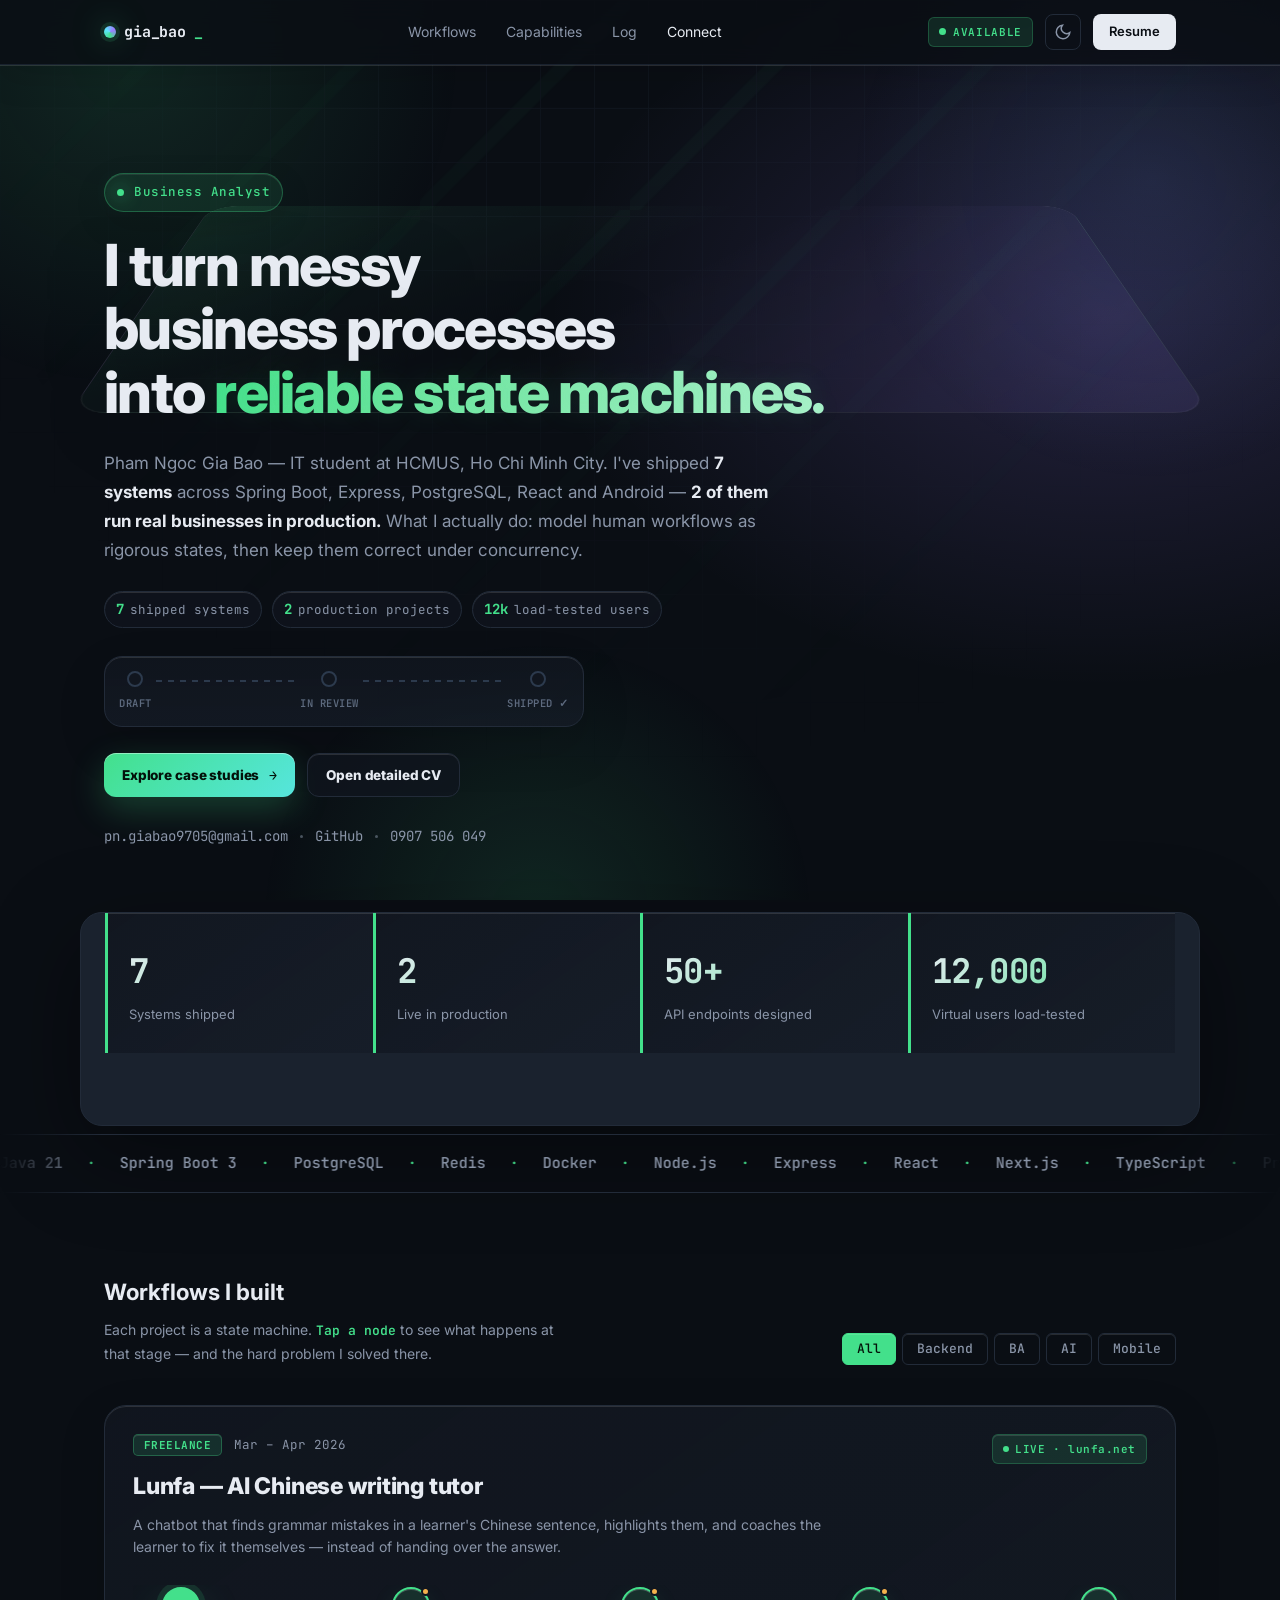
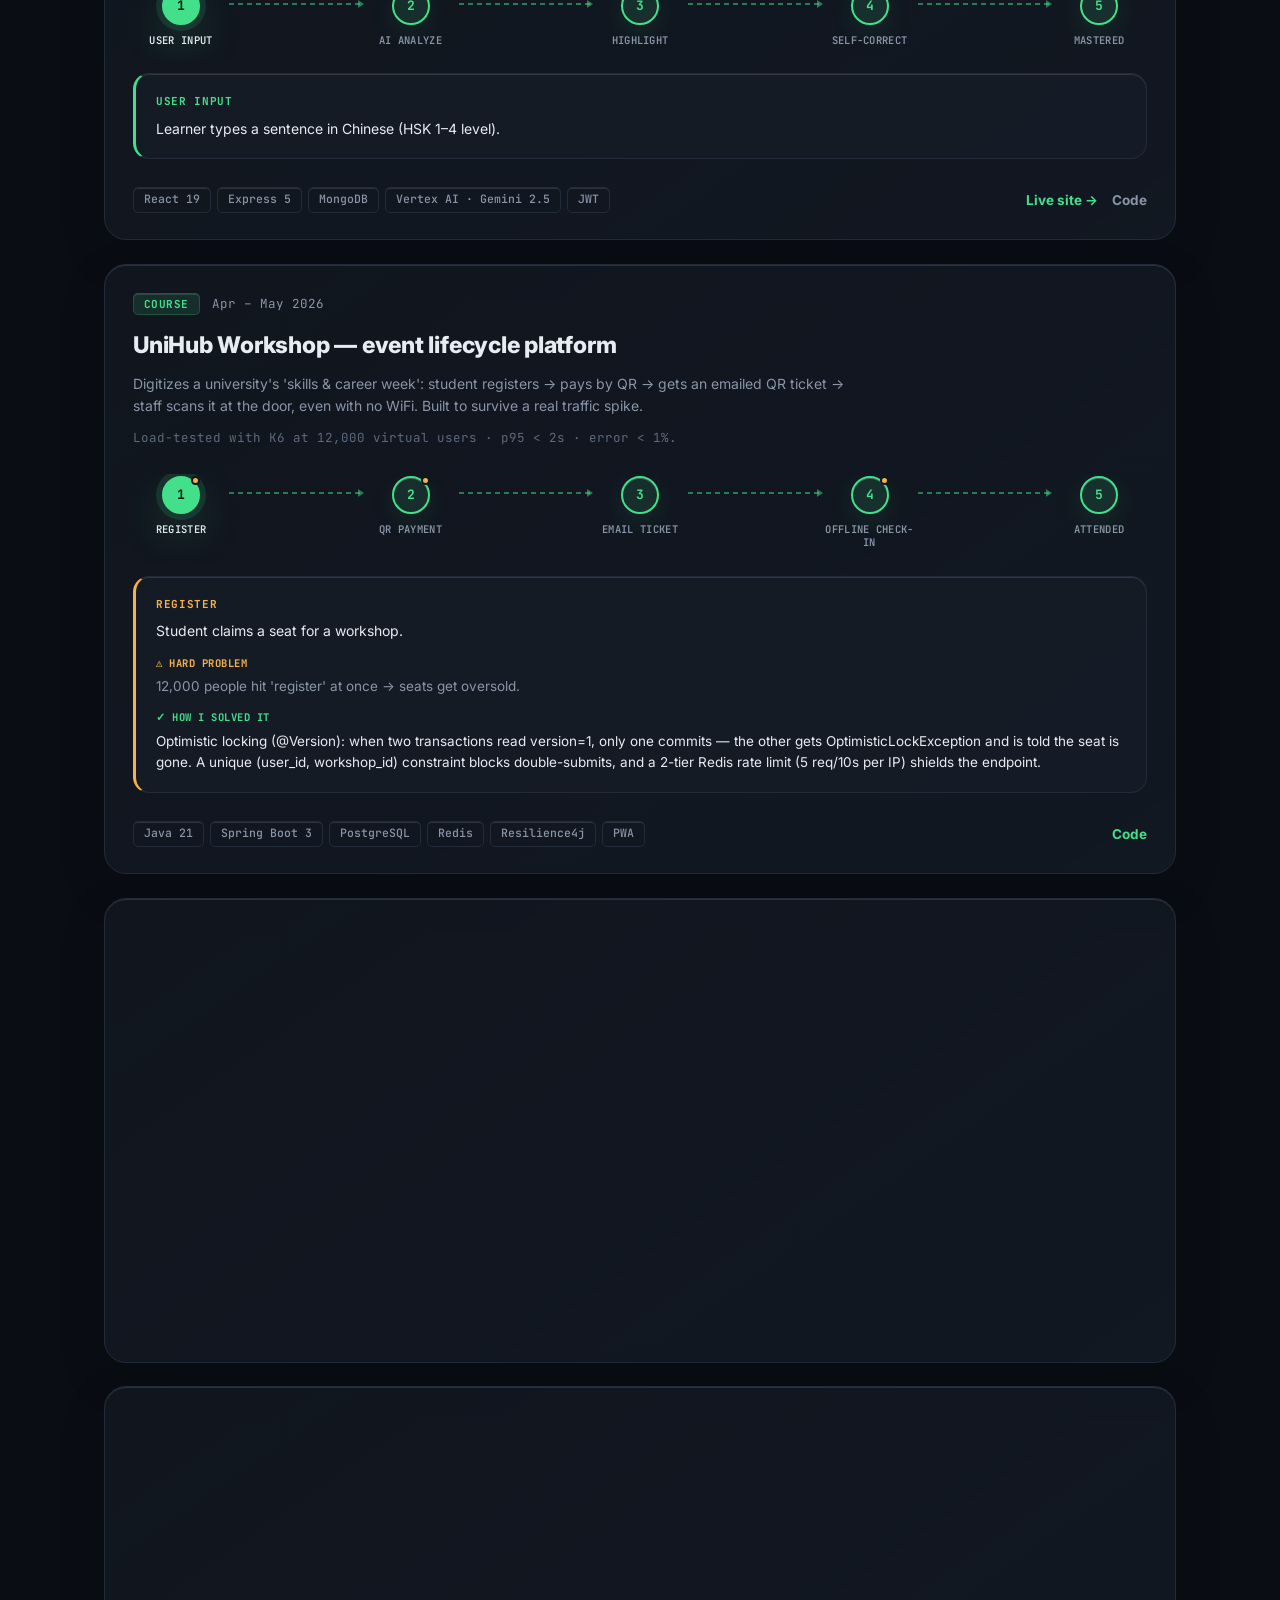
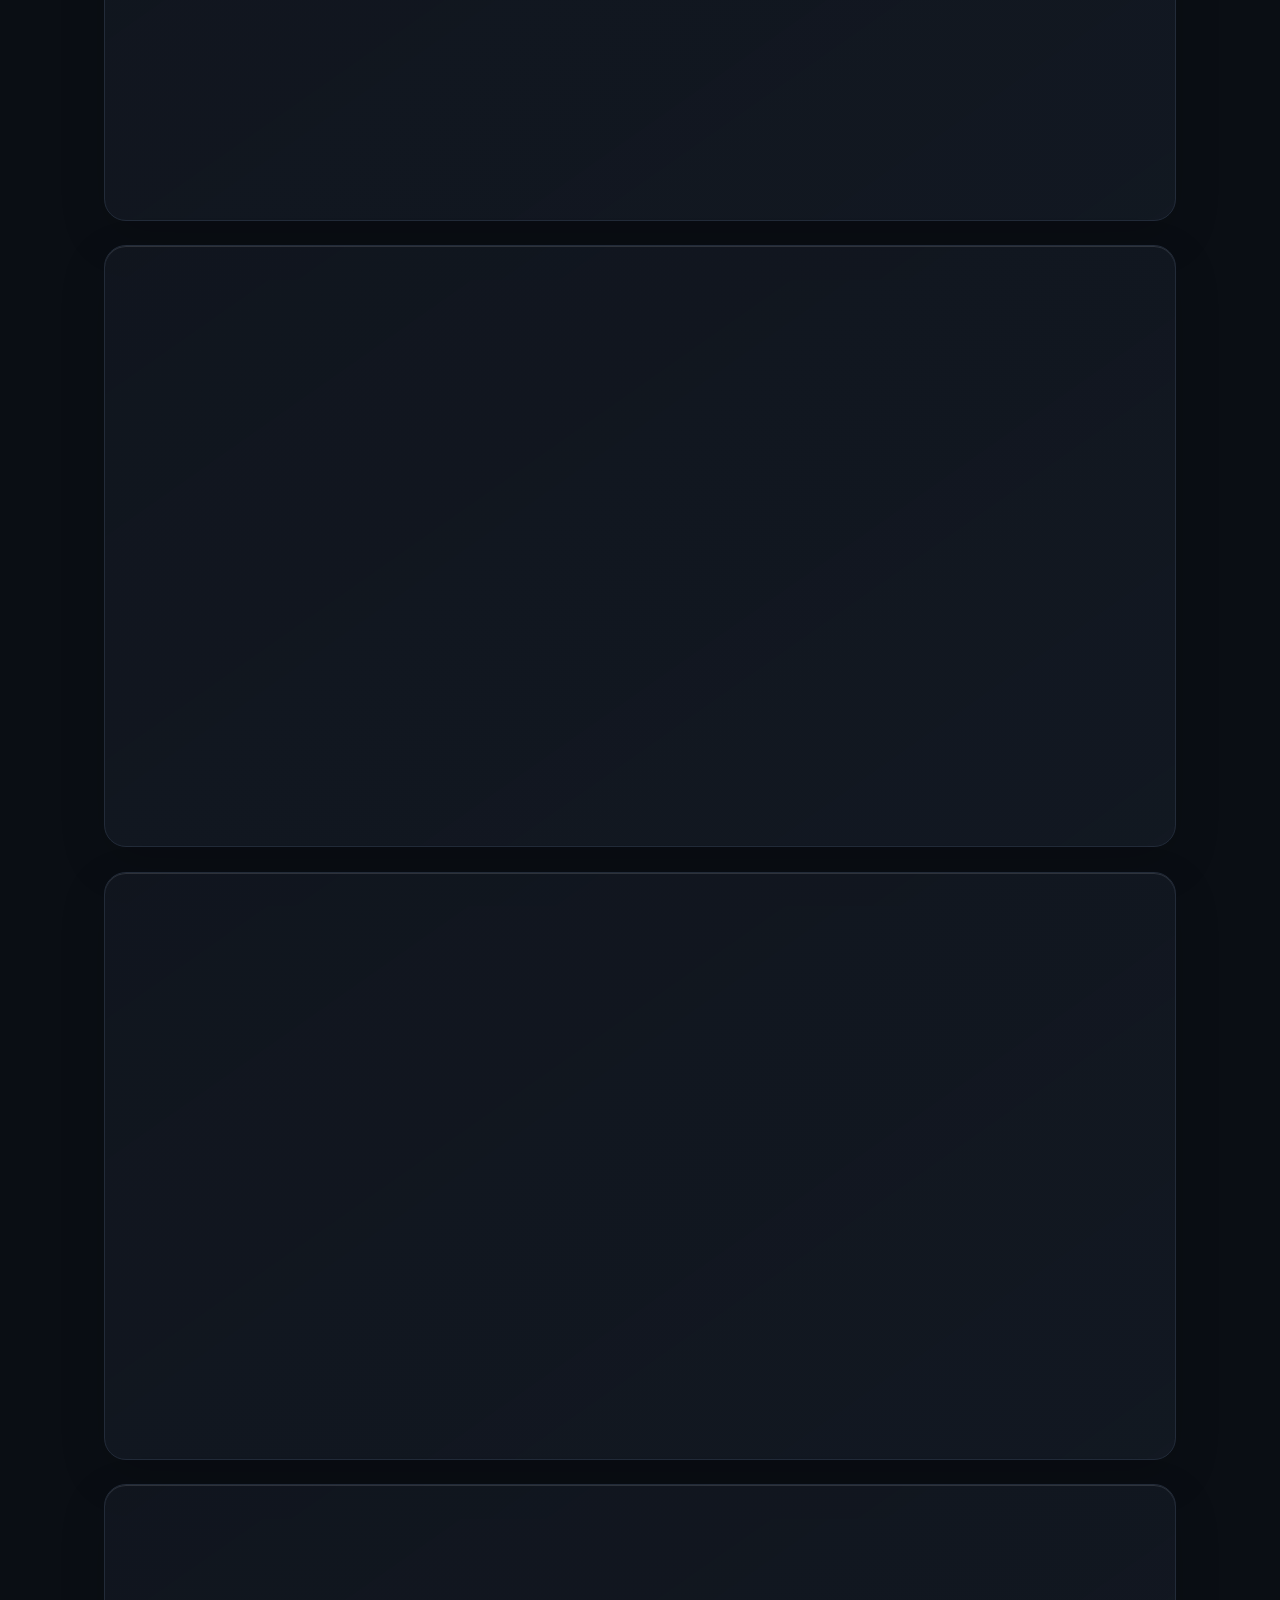
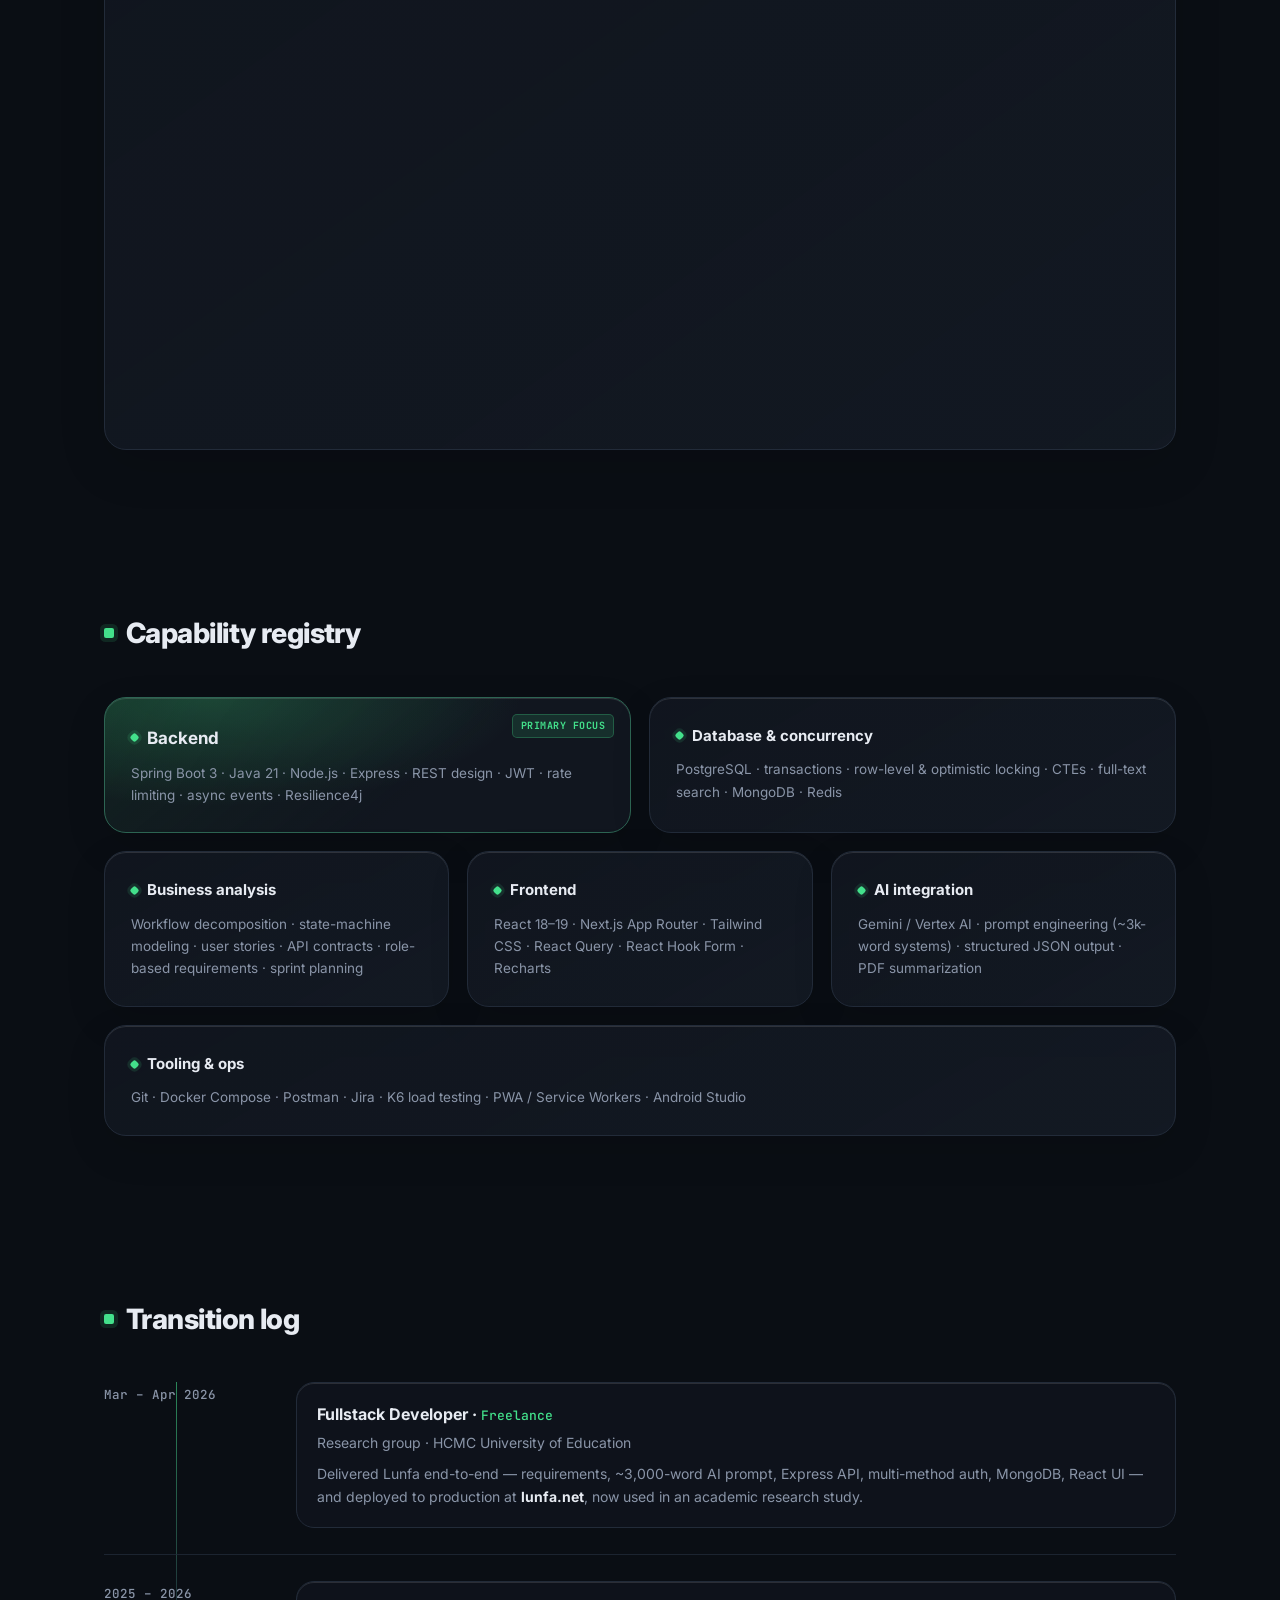
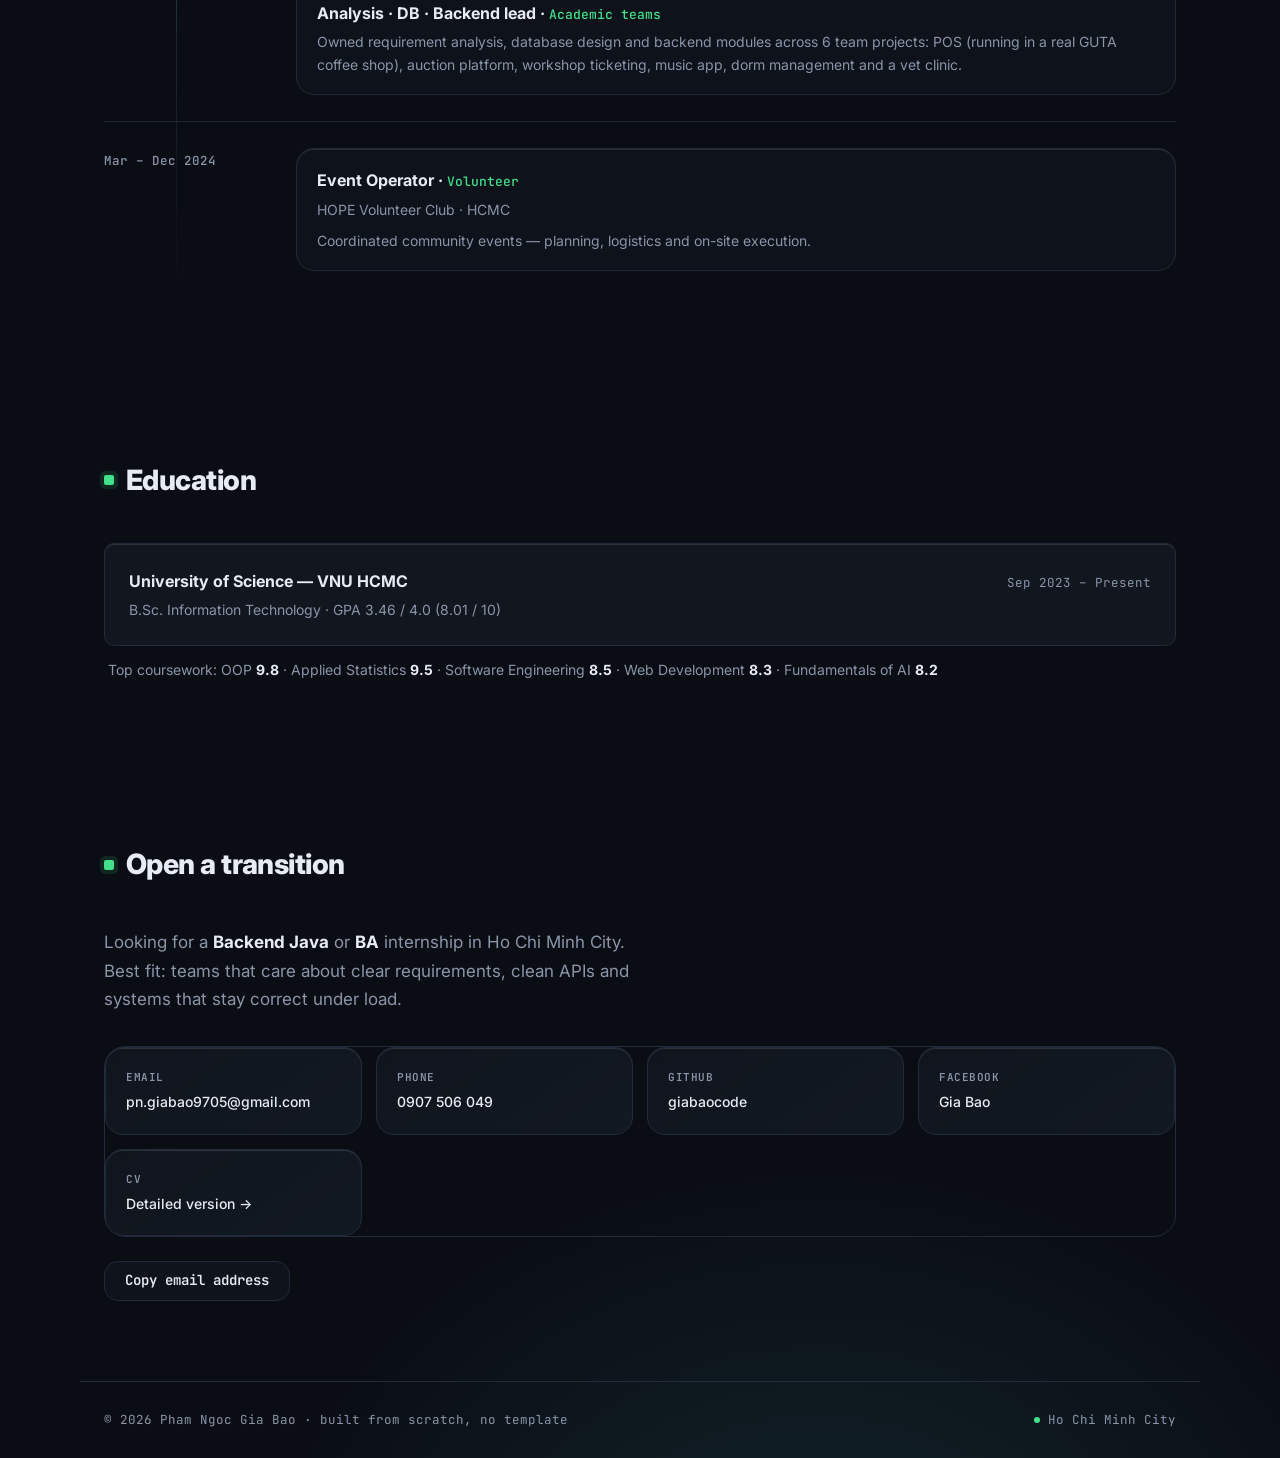
<file: index.html>
<!doctype html>
<html lang="en">
  <head>
    <meta charset="UTF-8" />
    <meta name="viewport" content="width=device-width, initial-scale=1.0" />
    <meta
      name="description"
      content="Pham Ngoc Gia Bao — Backend Java & Business Analyst intern. I model messy business processes into reliable state machines. 7 shipped systems, 2 in production."
    />
    <meta name="theme-color" content="#0a0e14" />
    <title>Gia Bao — Workflow Engineer · Backend Java & BA</title>
    <link rel="preconnect" href="https://fonts.googleapis.com" />
    <link rel="preconnect" href="https://fonts.gstatic.com" crossorigin />
    <link
      href="https://fonts.googleapis.com/css2?family=Inter:wght@400;500;600;700;800&family=JetBrains+Mono:wght@400;500;700&display=swap"
      rel="stylesheet"
    />
    <link rel="stylesheet" href="./styles.css" />
    <script>
      document.documentElement.classList.add("js");
    </script>
  </head>
  <body>
    <a class="skip-link" href="#main">Skip to content</a>

    <!-- Scroll progress -->
    <div class="scroll-progress" id="scroll-progress" aria-hidden="true"></div>

    <!-- Ambient aurora glow -->
    <div class="aurora" aria-hidden="true">
      <span></span><span></span><span></span>
    </div>
    <div class="depth-lights" aria-hidden="true">
      <span class="depth-light depth-a"></span>
      <span class="depth-light depth-b"></span>
      <span class="depth-light depth-c"></span>
    </div>

    <!-- Boot intro overlay -->
    <div class="boot" id="boot" aria-hidden="true">
      <pre class="boot-log" id="boot-log"></pre>
    </div>

    <!-- Custom cursor + film grain (desktop / JS only) -->
    <div class="cursor-dot" id="cursor-dot" aria-hidden="true"></div>
    <div class="cursor-ring" id="cursor-ring" aria-hidden="true"></div>
    <div class="grain" aria-hidden="true"></div>

    <!-- ===== HEADER ===== -->
    <header class="site-header" id="header">
      <nav class="nav">
        <a class="logo" href="#top">
          <span class="logo-mark"></span>gia_bao<span class="logo-cursor"
            >_</span
          >
        </a>

        <div class="nav-links" id="nav-links">
          <a href="#projects">Workflows</a>
          <a href="#skills">Capabilities</a>
          <a href="#experience">Log</a>
          <a href="#contact">Connect</a>
        </div>

        <div class="nav-right">
          <span class="sys-status" title="Open to internship offers">
            <span class="sys-dot"></span>AVAILABLE
          </span>
          <button
            class="theme-btn"
            type="button"
            aria-label="Toggle theme"
            id="theme-btn"
          >
            <svg
              class="icon-sun"
              width="18"
              height="18"
              viewBox="0 0 24 24"
              fill="none"
              stroke="currentColor"
              stroke-width="2"
            >
              <circle cx="12" cy="12" r="5" />
              <path
                d="M12 1v2M12 21v2M4.22 4.22l1.42 1.42M18.36 18.36l1.42 1.42M1 12h2M21 12h2M4.22 19.78l1.42-1.42M18.36 5.64l1.42-1.42"
              />
            </svg>
            <svg
              class="icon-moon"
              width="18"
              height="18"
              viewBox="0 0 24 24"
              fill="none"
              stroke="currentColor"
              stroke-width="2"
            >
              <path d="M21 12.79A9 9 0 1 1 11.21 3 7 7 0 0 0 21 12.79z" />
            </svg>
          </button>
          <a class="btn-resume" href="./assets/Resume.html">Resume</a>
          <button
            class="hamburger"
            type="button"
            aria-label="Menu"
            id="hamburger"
          >
            <span></span><span></span>
          </button>
        </div>
      </nav>
    </header>

    <!-- ===== MOBILE MENU ===== -->
    <div class="mobile-menu" id="mobile-menu">
      <a href="#projects">Workflows</a>
      <a href="#skills">Capabilities</a>
      <a href="#experience">Log</a>
      <a href="#contact">Connect</a>
      <a href="./assets/Resume.html" class="mobile-resume">Open Resume</a>
    </div>

    <main id="main">
      <!-- ====== HERO ====== -->
      <section class="hero" id="top">
        <div class="hero-grid">
          <div class="hero-copy">
            <p class="hero-tag">
              <span class="rotator" id="role-rotator"
                >Backend Java Engineer</span
              >
            </p>
            <h1>
              I turn messy business processes<br />
              into <span class="hl">reliable state machines.</span>
            </h1>
            <p class="hero-sub">
              Pham Ngoc Gia Bao — IT student at HCMUS, Ho Chi Minh City. I've
              shipped <strong>7 systems</strong> across Spring Boot, Express,
              PostgreSQL, React and Android —
              <strong>2 of them run real businesses in production.</strong>
              What I actually do: model human workflows as rigorous states, then
              keep them correct under concurrency.
            </p>

            <div class="hero-proof" aria-label="Portfolio proof points">
              <span><strong>7</strong> shipped systems</span>
              <span><strong>2</strong> production projects</span>
              <span><strong>12k</strong> load-tested users</span>
            </div>

            <!-- Signature animated pipeline -->
            <div class="hero-machine" aria-hidden="true">
              <div class="hm-node hm-1">
                <span class="hm-dot"></span><span class="hm-lbl">DRAFT</span>
              </div>
              <span class="hm-wire"></span>
              <div class="hm-node hm-2">
                <span class="hm-dot"></span
                ><span class="hm-lbl">IN REVIEW</span>
              </div>
              <span class="hm-wire"></span>
              <div class="hm-node hm-3">
                <span class="hm-dot"></span
                ><span class="hm-lbl">SHIPPED ✓</span>
              </div>
            </div>

            <div class="hero-actions">
              <a class="primary-cta" href="#projects">Explore case studies</a>
              <a class="secondary-cta" href="./assets/CV_Detail.html"
                >Open detailed CV</a
              >
            </div>

            <div class="hero-links">
              <a href="mailto:pn.giabao9705@gmail.com"
                >pn.giabao9705@gmail.com</a
              >
              <span class="dot"></span>
              <a
                href="https://github.com/giabaocode"
                target="_blank"
                rel="noopener"
                >GitHub</a
              >
              <span class="dot"></span>
              <a href="tel:+84907506049">0907 506 049</a>
            </div>
          </div>
          <!-- /hero-copy -->
        </div>
        <!-- /hero-grid -->
      </section>

      <!-- ====== RUNTIME METRICS ====== -->
      <section class="numbers" aria-label="Runtime metrics">
        <div class="number-item">
          <span class="number" data-count="7">0</span>
          <span class="number-label">Systems shipped</span>
        </div>
        <div class="number-item">
          <span class="number" data-count="2">0</span>
          <span class="number-label">Live in production</span>
        </div>
        <div class="number-item">
          <span class="number" data-count="50" data-plus="1">0</span>
          <span class="number-label">API endpoints designed</span>
        </div>
        <div class="number-item">
          <span class="number" data-count="12000">0</span>
          <span class="number-label">Virtual users load-tested</span>
        </div>
      </section>

      <!-- ====== TECH MARQUEE ====== -->
      <section class="marquee" aria-label="Tech stack">
        <div class="marquee-track" id="marquee-track">
          <span>Java&nbsp;21</span><b>·</b><span>Spring&nbsp;Boot&nbsp;3</span
          ><b>·</b><span>PostgreSQL</span><b>·</b><span>Redis</span><b>·</b
          ><span>Docker</span><b>·</b><span>Node.js</span><b>·</b
          ><span>Express</span><b>·</b><span>React</span><b>·</b
          ><span>Next.js</span><b>·</b><span>TypeScript</span><b>·</b
          ><span>Prisma</span><b>·</b><span>MongoDB</span><b>·</b
          ><span>Resilience4j</span><b>·</b><span>K6</span><b>·</b
          ><span>JWT</span><b>·</b><span>Gemini&nbsp;AI</span><b>·</b>
        </div>
      </section>

      <!-- ====== PROJECTS / WORKFLOWS ====== -->
      <section class="section" id="projects">
        <div class="section-header">
          <div>
            <h2>Workflows I built</h2>
            <p class="section-note">
              Each project is a state machine.
              <span class="hint">Tap a node</span> to see what happens at that
              stage — and the hard problem I solved there.
            </p>
          </div>
          <div class="filters" aria-label="Filter workflows">
            <button class="filter active" data-filter="all">All</button>
            <button class="filter" data-filter="backend">Backend</button>
            <button class="filter" data-filter="ba">BA</button>
            <button class="filter" data-filter="ai">AI</button>
            <button class="filter" data-filter="mobile">Mobile</button>
          </div>
        </div>

        <div class="project-grid" id="project-grid">
          <!-- injected by script.js -->
        </div>
      </section>

      <!-- ====== SKILLS / CAPABILITIES ====== -->
      <section class="section" id="skills">
        <h2>Capability registry</h2>
        <div class="bento">
          <div class="skill-card feat bento-3">
            <h3><span class="sk-tick"></span>Backend</h3>
            <p>
              Spring Boot 3 · Java 21 · Node.js · Express · REST design · JWT ·
              rate limiting · async events · Resilience4j
            </p>
            <span class="bento-badge">primary focus</span>
          </div>
          <div class="skill-card bento-3">
            <h3><span class="sk-tick"></span>Database &amp; concurrency</h3>
            <p>
              PostgreSQL · transactions · row-level &amp; optimistic locking ·
              CTEs · full-text search · MongoDB · Redis
            </p>
          </div>
          <div class="skill-card bento-2">
            <h3><span class="sk-tick"></span>Business analysis</h3>
            <p>
              Workflow decomposition · state-machine modeling · user stories ·
              API contracts · role-based requirements · sprint planning
            </p>
          </div>
          <div class="skill-card bento-2">
            <h3><span class="sk-tick"></span>Frontend</h3>
            <p>
              React 18–19 · Next.js App Router · Tailwind CSS · React Query ·
              React Hook Form · Recharts
            </p>
          </div>
          <div class="skill-card bento-2">
            <h3><span class="sk-tick"></span>AI integration</h3>
            <p>
              Gemini / Vertex AI · prompt engineering (~3k-word systems) ·
              structured JSON output · PDF summarization
            </p>
          </div>
          <div class="skill-card bento-6">
            <h3><span class="sk-tick"></span>Tooling &amp; ops</h3>
            <p>
              Git · Docker Compose · Postman · Jira · K6 load testing · PWA /
              Service Workers · Android Studio
            </p>
          </div>
        </div>
      </section>

      <!-- ====== EXPERIENCE / LOG ====== -->
      <section class="section" id="experience">
        <h2>Transition log</h2>
        <div class="timeline">
          <div class="tl-item">
            <div class="tl-date">Mar – Apr 2026</div>
            <div class="tl-content">
              <h3>
                Fullstack Developer · <span class="tl-type">Freelance</span>
              </h3>
              <p class="tl-org">
                Research group · HCMC University of Education
              </p>
              <p>
                Delivered Lunfa end-to-end — requirements, ~3,000-word AI
                prompt, Express API, multi-method auth, MongoDB, React UI — and
                deployed to production at
                <strong>lunfa.net</strong>, now used in an academic research
                study.
              </p>
            </div>
          </div>
          <div class="tl-item">
            <div class="tl-date">2025 – 2026</div>
            <div class="tl-content">
              <h3>
                Analysis · DB · Backend lead ·
                <span class="tl-type">Academic teams</span>
              </h3>
              <p>
                Owned requirement analysis, database design and backend modules
                across 6 team projects: POS (running in a real GUTA coffee
                shop), auction platform, workshop ticketing, music app, dorm
                management and a vet clinic.
              </p>
            </div>
          </div>
          <div class="tl-item">
            <div class="tl-date">Mar – Dec 2024</div>
            <div class="tl-content">
              <h3>Event Operator · <span class="tl-type">Volunteer</span></h3>
              <p class="tl-org">HOPE Volunteer Club · HCMC</p>
              <p>
                Coordinated community events — planning, logistics and on-site
                execution.
              </p>
            </div>
          </div>
        </div>
      </section>

      <!-- ====== EDUCATION ====== -->
      <section class="section section-edu" id="education">
        <h2>Education</h2>
        <div class="edu-card">
          <div>
            <h3>University of Science — VNU HCMC</h3>
            <p>B.Sc. Information Technology · GPA 3.46 / 4.0 (8.01 / 10)</p>
          </div>
          <time>Sep 2023 – Present</time>
        </div>
        <p class="edu-courses">
          Top coursework: OOP <strong>9.8</strong> · Applied Statistics
          <strong>9.5</strong> · Software Engineering <strong>8.5</strong> · Web
          Development <strong>8.3</strong> · Fundamentals of AI
          <strong>8.2</strong>
        </p>
      </section>

      <!-- ====== CONTACT ====== -->
      <section class="section" id="contact">
        <h2>Open a transition</h2>
        <p class="contact-intro">
          Looking for a <strong>Backend Java</strong> or
          <strong>BA</strong> internship in Ho Chi Minh City. Best fit: teams
          that care about clear requirements, clean APIs and systems that stay
          correct under load.
        </p>
        <div class="contact-grid">
          <a href="mailto:pn.giabao9705@gmail.com" class="contact-link">
            <span class="contact-label">Email</span>
            <span>pn.giabao9705@gmail.com</span>
          </a>
          <a href="tel:+84907506049" class="contact-link">
            <span class="contact-label">Phone</span>
            <span>0907 506 049</span>
          </a>
          <a
            href="https://github.com/giabaocode"
            target="_blank"
            rel="noopener"
            class="contact-link"
          >
            <span class="contact-label">GitHub</span>
            <span>giabaocode</span>
          </a>
          <a
            href="https://www.facebook.com/lamineyabao21"
            target="_blank"
            rel="noopener"
            class="contact-link"
          >
            <span class="contact-label">Facebook</span>
            <span>Gia Bao</span>
          </a>
          <a href="./assets/CV_Detail.html" class="contact-link">
            <span class="contact-label">CV</span>
            <span>Detailed version →</span>
          </a>
        </div>
        <button
          class="copy-btn"
          type="button"
          id="copy-email"
          data-email="pn.giabao9705@gmail.com"
        >
          Copy email address
        </button>
      </section>
    </main>

    <button class="to-top" id="to-top" type="button" aria-label="Back to top">
      ↑
    </button>

    <footer class="footer">
      <span
        >© <span id="year"></span> Pham Ngoc Gia Bao · built from scratch, no
        template</span
      >
      <span class="foot-status"
        ><span class="sys-dot"></span>Ho Chi Minh City</span
      >
    </footer>

    <script src="./script.js"></script>
  </body>
</html>
</file>
<file: styles.css>
/* ===========================================
   THE WORKFLOW ENGINE — Gia Bao portfolio
   Visual language: nodes · transitions · signal
   =========================================== */

:root {
  --bg: #0a0e14;
  --bg-card: #11161f;
  --bg-elev: #161d28;
  --bg-hover: #1a2230;
  --border: #222b39;
  --wire: #2c3a4d;
  --text: #e7ebf2;
  --text-2: #8a95a8;
  --text-3: #5d6a7e;
  --signal: #43e08b; /* done / running */
  --signal-soft: rgba(67, 224, 139, 0.12);
  --signal-line: rgba(67, 224, 139, 0.5);
  --amber: #f5b14c; /* in progress */
  --amber-soft: rgba(245, 177, 76, 0.12);

  --mono: "JetBrains Mono", ui-monospace, "SF Mono", Menlo, monospace;
  --sans: "Inter", system-ui, -apple-system, sans-serif;
  --max: 1120px;
  --radius: 10px;
}

:root[data-theme="light"] {
  --bg: #f6f7f9;
  --bg-card: #ffffff;
  --bg-elev: #f1f3f6;
  --bg-hover: #eef1f5;
  --border: #e2e6ec;
  --wire: #c8d0db;
  --text: #0e1622;
  --text-2: #586375;
  --text-3: #8a94a4;
  --signal: #12a05a;
  --signal-soft: rgba(18, 160, 90, 0.1);
  --signal-line: rgba(18, 160, 90, 0.45);
  --amber: #c2790c;
  --amber-soft: rgba(194, 121, 12, 0.1);
}

/* ===== Reset ===== */
*,
*::before,
*::after {
  box-sizing: border-box;
  margin: 0;
  padding: 0;
}
html {
  scroll-behavior: smooth;
  -webkit-text-size-adjust: 100%;
}
body {
  font-family: var(--sans);
  font-size: 15px;
  line-height: 1.65;
  color: var(--text);
  background: var(--bg);
  -webkit-font-smoothing: antialiased;
  overflow-x: hidden;
}
/* subtle grid backdrop — the "engine board" */
body::before {
  content: "";
  position: fixed;
  inset: 0;
  z-index: -1;
  pointer-events: none;
  background-image:
    linear-gradient(var(--border) 1px, transparent 1px),
    linear-gradient(90deg, var(--border) 1px, transparent 1px);
  background-size: 48px 48px;
  opacity: 0.25;
  mask-image: radial-gradient(circle at 50% 0%, #000 0%, transparent 70%);
  -webkit-mask-image: radial-gradient(
    circle at 50% 0%,
    #000 0%,
    transparent 70%
  );
}

a {
  color: inherit;
  text-decoration: none;
}
img {
  display: block;
  max-width: 100%;
}
button {
  font: inherit;
  cursor: pointer;
  border: none;
  background: none;
  color: inherit;
}
ul {
  list-style: none;
}
strong {
  color: var(--text);
  font-weight: 700;
}

/* ===== Skip link ===== */
.skip-link {
  position: fixed;
  top: 8px;
  left: 8px;
  z-index: 100;
  padding: 8px 14px;
  border-radius: 6px;
  background: var(--signal);
  color: #04130a;
  font-weight: 700;
  transform: translateY(-200%);
  transition: transform 0.15s;
}
.skip-link:focus {
  transform: translateY(0);
}

/* ===== Header ===== */
.site-header {
  position: sticky;
  top: 0;
  z-index: 30;
  border-bottom: 1px solid var(--border);
  background: color-mix(in srgb, var(--bg) 82%, transparent);
  backdrop-filter: blur(12px);
  -webkit-backdrop-filter: blur(12px);
}
.nav {
  max-width: var(--max);
  margin: 0 auto;
  padding: 0 24px;
  height: 64px;
  display: flex;
  align-items: center;
  justify-content: space-between;
}
.logo {
  font-family: var(--mono);
  font-weight: 700;
  font-size: 15px;
  letter-spacing: -0.01em;
  color: var(--text);
  display: inline-flex;
  align-items: center;
  gap: 8px;
}
.logo-mark {
  width: 9px;
  height: 9px;
  border-radius: 50%;
  background: var(--signal);
  box-shadow: 0 0 0 4px var(--signal-soft);
}
.logo-cursor {
  color: var(--signal);
  animation: blink 1.2s steps(1) infinite;
}
@keyframes blink {
  50% {
    opacity: 0;
  }
}

.nav-links {
  display: flex;
  gap: 30px;
}
.nav-links a {
  font-size: 14px;
  color: var(--text-2);
  transition: color 0.15s;
}
.nav-links a:hover,
.nav-links a.active {
  color: var(--text);
}

.nav-right {
  display: flex;
  align-items: center;
  gap: 12px;
}

.sys-status {
  font-family: var(--mono);
  font-size: 11px;
  font-weight: 600;
  letter-spacing: 0.06em;
  color: var(--signal);
  display: inline-flex;
  align-items: center;
  gap: 7px;
  padding: 5px 10px;
  border-radius: 6px;
  border: 1px solid color-mix(in srgb, var(--signal) 24%, transparent);
  background: var(--signal-soft);
}
.sys-dot {
  width: 7px;
  height: 7px;
  border-radius: 50%;
  background: var(--signal);
  animation: pulse-dot 1.8s ease-in-out infinite;
}
@keyframes pulse-dot {
  0%,
  100% {
    opacity: 1;
  }
  50% {
    opacity: 0.4;
  }
}

.theme-btn {
  width: 36px;
  height: 36px;
  display: grid;
  place-items: center;
  border-radius: 8px;
  border: 1px solid var(--border);
  color: var(--text-2);
  transition:
    color 0.15s,
    border-color 0.15s;
}
.theme-btn:hover {
  color: var(--text);
  border-color: var(--text-2);
}
.icon-moon {
  display: none;
}
:root:not([data-theme="light"]) .icon-sun {
  display: none;
}
:root:not([data-theme="light"]) .icon-moon {
  display: block;
}

.btn-resume {
  height: 36px;
  padding: 0 16px;
  display: inline-flex;
  align-items: center;
  border-radius: 8px;
  background: var(--text);
  color: var(--bg);
  font-size: 13px;
  font-weight: 600;
  transition: opacity 0.15s;
}
.btn-resume:hover {
  opacity: 0.85;
}

.hamburger {
  display: none;
  flex-direction: column;
  justify-content: center;
  gap: 5px;
  width: 36px;
  height: 36px;
  border-radius: 8px;
  border: 1px solid var(--border);
}
.hamburger span {
  display: block;
  width: 16px;
  height: 1.5px;
  margin: 0 auto;
  background: var(--text);
  transition: all 0.25s;
}
.hamburger.open span:first-child {
  transform: translateY(3.25px) rotate(45deg);
}
.hamburger.open span:last-child {
  transform: translateY(-3.25px) rotate(-45deg);
}

.mobile-menu {
  position: fixed;
  inset: 64px 0 0;
  z-index: 29;
  display: flex;
  flex-direction: column;
  align-items: center;
  justify-content: center;
  gap: 16px;
  background: var(--bg);
  opacity: 0;
  visibility: hidden;
  transition: all 0.25s;
}
.mobile-menu.open {
  opacity: 1;
  visibility: visible;
}
.mobile-menu a {
  font-size: 20px;
  font-weight: 600;
  color: var(--text-2);
  padding: 8px 20px;
  border-radius: 8px;
  transition: color 0.15s;
}
.mobile-menu a:hover {
  color: var(--text);
}
.mobile-resume {
  margin-top: 12px;
  padding: 12px 28px !important;
  background: var(--signal);
  color: #04130a !important;
  border-radius: 8px;
  font-size: 15px !important;
  font-weight: 700;
}

/* ===== Hero ===== */
.hero {
  max-width: var(--max);
  margin: 0 auto;
  padding: 96px 24px 64px;
}
.hero-tag {
  font-family: var(--mono);
  font-size: 12.5px;
  font-weight: 500;
  color: var(--signal);
  margin-bottom: 22px;
  letter-spacing: 0.04em;
}
.hero h1 {
  font-size: clamp(32px, 5.2vw, 58px);
  line-height: 1.1;
  letter-spacing: -0.03em;
  font-weight: 800;
  max-width: 760px;
  margin-bottom: 24px;
}
.hero h1 .hl {
  color: var(--signal);
  text-shadow: 0 0 28px var(--signal-soft);
}
.hero-sub {
  font-size: 17px;
  line-height: 1.7;
  color: var(--text-2);
  max-width: 600px;
  margin-bottom: 36px;
}

/* Hero signature pipeline */
.hero-machine {
  display: flex;
  align-items: center;
  gap: 0;
  margin-bottom: 36px;
  max-width: 480px;
}
.hm-node {
  display: flex;
  flex-direction: column;
  align-items: center;
  gap: 8px;
  flex-shrink: 0;
}
.hm-dot {
  width: 16px;
  height: 16px;
  border-radius: 50%;
  border: 2px solid var(--wire);
  background: var(--bg-card);
  transition: all 0.3s;
}
.hm-lbl {
  font-family: var(--mono);
  font-size: 10.5px;
  font-weight: 600;
  letter-spacing: 0.05em;
  color: var(--text-3);
  white-space: nowrap;
}
.hm-wire {
  flex: 1;
  height: 2px;
  margin: 0 4px;
  background: linear-gradient(90deg, var(--wire) 0 50%, transparent 50%);
  background-size: 10px 2px;
  position: relative;
  top: -10px;
}
/* signal travels through the pipeline */
.hm-1 .hm-dot {
  animation: hm-fire 3.6s ease-in-out infinite;
  animation-delay: 0s;
}
.hm-2 .hm-dot {
  animation: hm-fire 3.6s ease-in-out infinite;
  animation-delay: 1.2s;
}
.hm-3 .hm-dot {
  animation: hm-fire 3.6s ease-in-out infinite;
  animation-delay: 2.4s;
}
.hm-1 .hm-lbl {
  animation: hm-lit 3.6s ease-in-out infinite 0s;
}
.hm-2 .hm-lbl {
  animation: hm-lit 3.6s ease-in-out infinite 1.2s;
}
.hm-3 .hm-lbl {
  animation: hm-lit 3.6s ease-in-out infinite 2.4s;
}
@keyframes hm-fire {
  0%,
  22%,
  100% {
    background: var(--bg-card);
    border-color: var(--wire);
    box-shadow: none;
  }
  8%,
  16% {
    background: var(--signal);
    border-color: var(--signal);
    box-shadow: 0 0 0 5px var(--signal-soft);
  }
}
@keyframes hm-lit {
  0%,
  22%,
  100% {
    color: var(--text-3);
  }
  8%,
  16% {
    color: var(--signal);
  }
}

/* Hero two-column grid (copy + live engine) */
.hero-grid {
  display: block;
}

/* Live "running system" canvas */
.hero-engine {
  position: relative;
  aspect-ratio: 3 / 4;
  min-height: 420px;
  border: 1px solid var(--border);
  border-radius: 18px;
  overflow: hidden;
  background: radial-gradient(
    circle at 50% 28%,
    var(--bg-elev),
    var(--bg-card) 74%
  );
}
.hero-engine::before {
  /* ambient signal glow */
  content: "";
  position: absolute;
  left: 50%;
  top: 42%;
  width: 78%;
  aspect-ratio: 1 / 1;
  transform: translate(-50%, -50%);
  border-radius: 50%;
  background: radial-gradient(circle, var(--signal-soft), transparent 66%);
  filter: blur(10px);
  pointer-events: none;
}
.hero-engine::after {
  /* faint circuit grid */
  content: "";
  position: absolute;
  inset: 0;
  pointer-events: none;
  background-image:
    linear-gradient(var(--border) 1px, transparent 1px),
    linear-gradient(90deg, var(--border) 1px, transparent 1px);
  background-size: 30px 30px;
  opacity: 0.18;
  mask-image: radial-gradient(circle at 50% 50%, #000, transparent 72%);
  -webkit-mask-image: radial-gradient(circle at 50% 50%, #000, transparent 72%);
}
.hero-engine canvas {
  position: relative;
  z-index: 1;
  width: 100%;
  height: 100%;
  display: block;
}
.engine-tag {
  position: absolute;
  left: 14px;
  bottom: 12px;
  z-index: 2;
  display: inline-flex;
  align-items: center;
  gap: 7px;
  font-family: var(--mono);
  font-size: 10px;
  font-weight: 600;
  letter-spacing: 0.08em;
  text-transform: uppercase;
  color: var(--text-3);
  pointer-events: none;
}
.engine-tag .sys-dot {
  width: 6px;
  height: 6px;
}

.hero-links {
  display: flex;
  align-items: center;
  gap: 12px;
  flex-wrap: wrap;
  font-size: 14px;
  color: var(--text-2);
  font-family: var(--mono);
}
.hero-links a {
  transition: color 0.15s;
}
.hero-links a:hover {
  color: var(--signal);
}
.dot {
  width: 3px;
  height: 3px;
  border-radius: 50%;
  background: var(--text-2);
  opacity: 0.5;
}

/* ===== Numbers / runtime metrics ===== */
.numbers {
  max-width: var(--max);
  margin: 0 auto;
  padding: 0 24px 72px;
  display: grid;
  grid-template-columns: repeat(4, 1fr);
  gap: 1px;
  background: var(--border);
  border: 1px solid var(--border);
  border-radius: var(--radius);
  overflow: hidden;
}
.number-item {
  padding: 30px 24px;
  background: var(--bg-card);
  display: flex;
  flex-direction: column;
  gap: 6px;
  position: relative;
}
.number-item::before {
  content: "";
  position: absolute;
  left: 0;
  top: 0;
  width: 3px;
  height: 0;
  background: var(--signal);
  transition: height 0.5s ease;
}
.number-item.visible::before {
  height: 100%;
}
.number {
  font-family: var(--mono);
  font-size: 30px;
  font-weight: 700;
  letter-spacing: -0.02em;
  color: var(--text);
  font-variant-numeric: tabular-nums;
}
.number-label {
  font-size: 13px;
  color: var(--text-2);
  line-height: 1.4;
}

/* ===== Sections ===== */
.section {
  max-width: var(--max);
  margin: 0 auto;
  padding: 80px 24px;
}
.section > h2 {
  font-size: 28px;
  font-weight: 800;
  letter-spacing: -0.02em;
  margin-bottom: 40px;
  display: flex;
  align-items: center;
  gap: 12px;
}
.section > h2::before {
  content: "";
  width: 10px;
  height: 10px;
  border-radius: 2px;
  background: var(--signal);
  box-shadow: 0 0 0 4px var(--signal-soft);
}
.section-header {
  display: flex;
  justify-content: space-between;
  align-items: flex-end;
  gap: 24px;
  margin-bottom: 40px;
  flex-wrap: wrap;
}
.section-header h2 {
  margin-bottom: 8px;
}
.section-note {
  font-size: 14px;
  color: var(--text-2);
  max-width: 460px;
}
.section-note .hint {
  color: var(--signal);
  font-weight: 600;
  font-family: var(--mono);
  font-size: 13px;
}

/* Filters */
.filters {
  display: flex;
  gap: 6px;
  flex-wrap: wrap;
}
.filter {
  height: 32px;
  padding: 0 14px;
  border-radius: 6px;
  border: 1px solid var(--border);
  font-size: 13px;
  font-weight: 500;
  font-family: var(--mono);
  color: var(--text-2);
  background: transparent;
  transition: all 0.15s;
}
.filter:hover {
  color: var(--text);
  border-color: var(--text-2);
}
.filter.active {
  background: var(--signal);
  color: #04130a;
  border-color: var(--signal);
}

/* ===========================================
   PROJECT = WORKFLOW CARD
   =========================================== */
.project-grid {
  display: grid;
  gap: 20px;
}

.project {
  border: 1px solid var(--border);
  border-radius: var(--radius);
  background: var(--bg-card);
  overflow: hidden;
  transition:
    border-color 0.2s,
    box-shadow 0.2s,
    transform 0.2s;
}
.project:hover {
  border-color: color-mix(in srgb, var(--signal) 35%, var(--border));
  box-shadow: 0 10px 50px rgba(0, 0, 0, 0.22);
}
.project[hidden] {
  display: none;
}

.project-top {
  padding: 24px 28px 0;
  display: flex;
  align-items: flex-start;
  justify-content: space-between;
  gap: 20px;
}
.project-head {
  flex: 1;
  min-width: 0;
}
.project-meta {
  display: flex;
  align-items: center;
  gap: 12px;
  margin-bottom: 12px;
  flex-wrap: wrap;
}
.project-meta time {
  font-family: var(--mono);
  font-size: 12.5px;
  color: var(--text-2);
}

.badge {
  display: inline-flex;
  align-items: center;
  height: 22px;
  padding: 0 10px;
  border-radius: 5px;
  font-size: 11px;
  font-weight: 700;
  font-family: var(--mono);
  text-transform: uppercase;
  letter-spacing: 0.04em;
  background: var(--signal-soft);
  color: var(--signal);
  border: 1px solid color-mix(in srgb, var(--signal) 22%, transparent);
}
.badge-green {
  background: rgba(67, 224, 139, 0.13);
  color: var(--signal);
  border-color: color-mix(in srgb, var(--signal) 30%, transparent);
}
.badge-amber {
  background: var(--amber-soft);
  color: var(--amber);
  border-color: color-mix(in srgb, var(--amber) 30%, transparent);
}
.badge-blue {
  background: rgba(96, 165, 250, 0.13);
  color: #6ea8fe;
  border-color: rgba(96, 165, 250, 0.3);
}
:root[data-theme="light"] .badge-blue {
  color: #2563eb;
}

.project-head h3 {
  font-size: 21px;
  font-weight: 800;
  letter-spacing: -0.01em;
  margin-bottom: 8px;
}
.project-tagline {
  color: var(--text-2);
  font-size: 14px;
  line-height: 1.6;
  max-width: 720px;
}

.live-pill {
  flex-shrink: 0;
  font-family: var(--mono);
  font-size: 11px;
  font-weight: 600;
  letter-spacing: 0.05em;
  color: var(--signal);
  display: inline-flex;
  align-items: center;
  gap: 6px;
  padding: 5px 10px;
  border-radius: 6px;
  border: 1px solid color-mix(in srgb, var(--signal) 24%, transparent);
  background: var(--signal-soft);
  white-space: nowrap;
}
.live-pill .sys-dot {
  width: 6px;
  height: 6px;
}

/* Flow / state machine */
.flow-wrap {
  padding: 26px 28px 8px;
}
.flow {
  display: flex;
  align-items: flex-start;
  gap: 0;
  overflow-x: auto;
  padding-bottom: 14px;
  scroll-snap-type: x proximity;
  scrollbar-width: thin;
  scrollbar-color: var(--wire) transparent;
}
.flow::-webkit-scrollbar {
  height: 6px;
}
.flow::-webkit-scrollbar-thumb {
  background: var(--wire);
  border-radius: 3px;
}

.node {
  display: flex;
  flex-direction: column;
  align-items: center;
  gap: 9px;
  flex-shrink: 0;
  width: 96px;
  scroll-snap-align: center;
  background: none;
  text-align: center;
  padding-top: 2px;
}
.node-dot {
  width: 38px;
  height: 38px;
  border-radius: 50%;
  display: grid;
  place-items: center;
  position: relative;
  border: 2px solid var(--signal);
  color: var(--signal);
  background: var(--signal-soft);
  transition: all 0.2s;
  flex-shrink: 0;
}
.node-dot svg {
  width: 17px;
  height: 17px;
}
.node-num {
  font-family: var(--mono);
  font-size: 13px;
  font-weight: 700;
  color: var(--signal);
}
.node-label {
  font-family: var(--mono);
  font-size: 10.5px;
  font-weight: 600;
  letter-spacing: 0.03em;
  color: var(--text-2);
  line-height: 1.3;
  transition: color 0.2s;
}
.node:hover .node-dot {
  transform: scale(1.08);
}
.node:hover .node-label {
  color: var(--text);
}
.node.has-note .node-dot::after {
  content: "";
  position: absolute;
  top: -2px;
  right: -2px;
  width: 9px;
  height: 9px;
  border-radius: 50%;
  background: var(--amber);
  border: 2px solid var(--bg-card);
}
.node.active .node-dot {
  background: var(--signal);
  color: #04130a;
  box-shadow: 0 0 0 5px var(--signal-soft);
}
.node.active .node-num {
  color: #04130a;
}
.node.active .node-label {
  color: var(--text);
}

.wire {
  flex: 1;
  min-width: 22px;
  height: 2px;
  margin-top: 18px;
  background: linear-gradient(90deg, var(--signal-line) 0 55%, transparent 55%);
  background-size: 9px 2px;
  position: relative;
  flex-shrink: 0;
}
.wire::after {
  content: "";
  position: absolute;
  right: -1px;
  top: -3px;
  border-left: 6px solid var(--signal-line);
  border-top: 4px solid transparent;
  border-bottom: 4px solid transparent;
}

/* Flow detail panel */
.flow-detail {
  margin: 4px 28px 0;
  padding: 18px 20px;
  border: 1px solid var(--border);
  border-left: 3px solid var(--signal);
  border-radius: 8px;
  background: var(--bg-elev);
  transition: border-color 0.2s;
}
.flow-detail.is-note {
  border-left-color: var(--amber);
}
.fd-stage {
  font-family: var(--mono);
  font-size: 11px;
  font-weight: 700;
  letter-spacing: 0.06em;
  text-transform: uppercase;
  color: var(--signal);
  margin-bottom: 7px;
}
.flow-detail.is-note .fd-stage {
  color: var(--amber);
}
.fd-desc {
  font-size: 14px;
  color: var(--text);
  line-height: 1.6;
}
.fd-block {
  margin-top: 12px;
}
.fd-tag {
  font-family: var(--mono);
  font-size: 10.5px;
  font-weight: 700;
  letter-spacing: 0.05em;
  text-transform: uppercase;
  color: var(--text-3);
  display: block;
  margin-bottom: 4px;
}
.fd-block.challenge .fd-tag {
  color: var(--amber);
}
.fd-block.fix .fd-tag {
  color: var(--signal);
}
.fd-block p {
  font-size: 13.5px;
  color: var(--text-2);
  line-height: 1.6;
}
.fd-block.fix p {
  color: var(--text);
}

/* Project footer: stack + actions */
.project-foot {
  padding: 20px 28px 26px;
  margin-top: 8px;
  display: flex;
  align-items: center;
  justify-content: space-between;
  gap: 16px;
  flex-wrap: wrap;
}
.project-stack {
  display: flex;
  gap: 6px;
  flex-wrap: wrap;
}
.project-stack span {
  height: 26px;
  padding: 0 10px;
  display: inline-flex;
  align-items: center;
  border: 1px solid var(--border);
  border-radius: 5px;
  font-family: var(--mono);
  font-size: 11.5px;
  font-weight: 500;
  color: var(--text-2);
}
.project-actions {
  display: flex;
  gap: 14px;
}
.project-actions a {
  font-size: 13.5px;
  font-weight: 700;
  color: var(--signal);
  display: inline-flex;
  align-items: center;
  gap: 5px;
  transition: opacity 0.15s;
}
.project-actions a:hover {
  opacity: 0.7;
}
.project-actions a.ghost {
  color: var(--text-2);
}

/* ===== Skills ===== */
.skills-grid {
  display: grid;
  grid-template-columns: repeat(3, 1fr);
  gap: 1px;
  background: var(--border);
  border: 1px solid var(--border);
  border-radius: var(--radius);
  overflow: hidden;
}
.skill-card {
  padding: 26px;
  background: var(--bg-card);
  transition: background 0.15s;
}
.skill-card:hover {
  background: var(--bg-hover);
}
.skill-card h3 {
  font-size: 15px;
  font-weight: 700;
  margin-bottom: 10px;
  display: flex;
  align-items: center;
  gap: 9px;
}
.sk-tick {
  width: 7px;
  height: 7px;
  border-radius: 2px;
  background: var(--signal);
  box-shadow: 0 0 0 3px var(--signal-soft);
}
.skill-card p {
  font-size: 13.5px;
  color: var(--text-2);
  line-height: 1.65;
}

/* ===== Timeline ===== */
.timeline {
  display: grid;
  gap: 0;
}
.tl-item {
  display: grid;
  grid-template-columns: 160px 1fr;
  gap: 32px;
  padding: 26px 0;
  border-bottom: 1px solid var(--border);
  position: relative;
}
.tl-item:first-child {
  padding-top: 0;
}
.tl-item:last-child {
  border-bottom: none;
}
.tl-date {
  font-family: var(--mono);
  font-size: 12.5px;
  font-weight: 500;
  color: var(--text-2);
  padding-top: 3px;
}
.tl-content h3 {
  font-size: 16px;
  font-weight: 700;
  margin-bottom: 4px;
}
.tl-type {
  font-weight: 500;
  color: var(--signal);
  font-family: var(--mono);
  font-size: 13px;
}
.tl-org {
  font-size: 14px;
  color: var(--text-2);
  margin-bottom: 8px;
}
.tl-content > p:last-child {
  font-size: 14px;
  color: var(--text-2);
  line-height: 1.65;
}

/* ===== Education ===== */
.edu-card {
  display: flex;
  justify-content: space-between;
  align-items: baseline;
  gap: 24px;
  padding: 24px;
  border: 1px solid var(--border);
  border-radius: var(--radius);
  background: var(--bg-card);
  margin-bottom: 12px;
}
.edu-card h3 {
  font-size: 16px;
  font-weight: 700;
  margin-bottom: 4px;
}
.edu-card p {
  font-size: 14px;
  color: var(--text-2);
}
.edu-card time {
  font-family: var(--mono);
  font-size: 12.5px;
  color: var(--text-2);
  white-space: nowrap;
}
.edu-courses {
  font-size: 14px;
  color: var(--text-2);
  padding-left: 4px;
}

/* ===== Contact ===== */
.contact-intro {
  font-size: 17px;
  color: var(--text-2);
  line-height: 1.7;
  max-width: 540px;
  margin-bottom: 32px;
}
.contact-grid {
  display: grid;
  grid-template-columns: repeat(auto-fill, minmax(220px, 1fr));
  gap: 1px;
  background: var(--border);
  border: 1px solid var(--border);
  border-radius: var(--radius);
  overflow: hidden;
  margin-bottom: 24px;
}
.contact-link {
  display: flex;
  flex-direction: column;
  gap: 4px;
  padding: 20px;
  background: var(--bg-card);
  transition: background 0.15s;
}
.contact-link:hover {
  background: var(--bg-hover);
}
.contact-label {
  font-family: var(--mono);
  font-size: 11px;
  font-weight: 600;
  text-transform: uppercase;
  letter-spacing: 0.05em;
  color: var(--text-2);
}
.contact-link > span:last-child {
  font-size: 14px;
  font-weight: 500;
  color: var(--text);
}
.copy-btn {
  height: 40px;
  padding: 0 20px;
  border-radius: 8px;
  border: 1px solid var(--border);
  font-size: 14px;
  font-weight: 600;
  font-family: var(--mono);
  color: var(--text);
  background: var(--bg-card);
  transition: all 0.15s;
}
.copy-btn:hover {
  border-color: var(--signal);
  background: var(--signal-soft);
}

/* ===== Scroll to top ===== */
.to-top {
  position: fixed;
  bottom: 24px;
  right: 24px;
  width: 42px;
  height: 42px;
  border-radius: 10px;
  border: 1px solid var(--border);
  background: color-mix(in srgb, var(--bg-card) 90%, transparent);
  backdrop-filter: blur(8px);
  color: var(--text);
  font-size: 16px;
  opacity: 0;
  visibility: hidden;
  transform: translateY(8px);
  transition: all 0.2s;
}
.to-top.show {
  opacity: 1;
  visibility: visible;
  transform: translateY(0);
}
.to-top:hover {
  border-color: var(--signal);
  color: var(--signal);
}

/* ===== Footer ===== */
.footer {
  max-width: var(--max);
  margin: 0 auto;
  padding: 28px 24px;
  min-height: 72px;
  display: flex;
  align-items: center;
  justify-content: space-between;
  gap: 16px;
  border-top: 1px solid var(--border);
  font-family: var(--mono);
  font-size: 12.5px;
  color: var(--text-2);
  flex-wrap: wrap;
}
.foot-status {
  display: inline-flex;
  align-items: center;
  gap: 8px;
}
.foot-status .sys-dot {
  width: 6px;
  height: 6px;
}

/* ===== Scroll reveal ===== */
.reveal {
  --reveal-y: 20px;
  opacity: 0;
  transform: translate3d(0, var(--reveal-y), 0);
  transition:
    opacity 0.5s ease,
    transform 0.5s ease;
}
.reveal.visible {
  --reveal-y: 0px;
  opacity: 1;
  transform: translate3d(0, var(--reveal-y), 0);
}

.scroll-depth {
  --reveal-y: 0px;
  --depth-y: 0px;
  --depth-z: 0px;
  --depth-rx: 0deg;
  --depth-ry: 0deg;
  --depth-base-rx: 0deg;
  --depth-base-ry: 0deg;
  --depth-scale: 1;
  --hover-y: 0px;
  transform: perspective(1100px)
    translate3d(
      0,
      calc(var(--reveal-y) + var(--depth-y) + var(--hover-y)),
      var(--depth-z)
    )
    rotateX(var(--depth-base-rx)) rotateY(var(--depth-base-ry))
    rotateX(var(--depth-rx)) rotateY(var(--depth-ry))
    scale(var(--depth-scale));
  transform-style: preserve-3d;
}
.scroll-depth.is-depth-active {
  will-change: transform;
}

/* ===========================================
   WOW LAYER — boot intro · aurora · scroll bar ·
   hero entrance · card spotlight · headline shimmer
   =========================================== */

/* Scroll progress bar */
.scroll-progress {
  position: fixed;
  top: 0;
  left: 0;
  height: 2px;
  width: 100%;
  z-index: 60;
  background: var(--signal);
  box-shadow: 0 0 10px var(--signal-line);
  transform: scaleX(0);
  transform-origin: left center;
}

/* Ambient aurora — static gradients (no blur filter, no animation = cheap) */
.aurora {
  position: fixed;
  inset: 0;
  z-index: -1;
  pointer-events: none;
  background:
    radial-gradient(42vw 42vw at 10% 6%, var(--signal-soft), transparent 62%),
    radial-gradient(
      38vw 38vw at 90% 20%,
      rgba(110, 168, 254, 0.1),
      transparent 62%
    ),
    radial-gradient(36vw 36vw at 42% 102%, var(--signal-soft), transparent 60%);
}
.aurora span {
  display: none;
}
.depth-lights,
.grain {
  display: none;
}

/* Boot intro overlay (shown only when JS is on) */
.boot {
  display: none;
}
.js .boot {
  position: fixed;
  inset: 0;
  z-index: 90;
  display: flex;
  align-items: center;
  justify-content: center;
  background: var(--bg);
  transition:
    opacity 0.5s ease,
    visibility 0.5s ease;
}
.boot.done {
  opacity: 0;
  visibility: hidden;
}
.boot-log {
  font-family: var(--mono);
  font-size: clamp(11px, 2.6vw, 14px);
  line-height: 1.7;
  color: var(--text-2);
  white-space: pre-wrap;
  padding: 24px;
  max-width: 460px;
}
.boot-log .ok {
  color: var(--signal);
}
.boot-log .cmd {
  color: var(--text);
  font-weight: 700;
}
.boot-cursor {
  color: var(--signal);
  animation: blink 1s steps(1) infinite;
}

/* Hero entrance (staggered) */
.js .hero-copy > *,
.js .hero-engine {
  opacity: 0;
  transform: translateY(16px);
}
.ready .hero-copy > * {
  animation: rise 0.7s cubic-bezier(0.2, 0.7, 0.2, 1) forwards;
}
.ready .hero-copy > *:nth-child(1) {
  animation-delay: 0.05s;
}
.ready .hero-copy > *:nth-child(2) {
  animation-delay: 0.14s;
}
.ready .hero-copy > *:nth-child(3) {
  animation-delay: 0.23s;
}
.ready .hero-copy > *:nth-child(4) {
  animation-delay: 0.32s;
}
.ready .hero-copy > *:nth-child(5) {
  animation-delay: 0.41s;
}
.ready .hero-engine {
  animation: rise 0.8s cubic-bezier(0.2, 0.7, 0.2, 1) 0.3s forwards;
}
@keyframes rise {
  to {
    opacity: 1;
    transform: translateY(0);
  }
}

/* Headline shimmer on the highlighted phrase */
.hero h1 .hl {
  background: linear-gradient(
    100deg,
    var(--signal) 0%,
    color-mix(in srgb, var(--signal) 45%, #ffffff) 45%,
    var(--signal) 70%
  );
  background-size: 220% 100%;
  -webkit-background-clip: text;
  background-clip: text;
  -webkit-text-fill-color: transparent;
  color: transparent;
  animation: none;
}
@keyframes shimmer {
  to {
    background-position: -220% 0;
  }
}

/* Project card cursor spotlight */
.project {
  position: relative;
}
.project .spotlight {
  position: absolute;
  inset: 0;
  z-index: 0;
  pointer-events: none;
  border-radius: var(--radius);
  opacity: 0;
  transition: opacity 0.3s ease;
  background: radial-gradient(
    220px circle at var(--mx, 50%) var(--my, 0%),
    var(--signal-soft),
    transparent 60%
  );
}
.project:hover .spotlight {
  opacity: 1;
}
.project > *:not(.spotlight) {
  position: relative;
  z-index: 1;
}

/* Hero role rotator */
.rotator {
  display: inline-block;
  transition:
    opacity 0.28s ease,
    transform 0.28s ease;
}

/* Film grain overlay */
.grain {
  position: fixed;
  inset: 0;
  z-index: 70;
  pointer-events: none;
  opacity: 0.03;
  background-image: url("data:image/svg+xml,%3Csvg xmlns='http://www.w3.org/2000/svg' width='160' height='160'%3E%3Cfilter id='n'%3E%3CfeTurbulence type='fractalNoise' baseFrequency='0.9' numOctaves='2'/%3E%3C/filter%3E%3Crect width='100%25' height='100%25' filter='url(%23n)'/%3E%3C/svg%3E");
}
:root[data-theme="light"] .grain {
  opacity: 0.025;
}

/* Custom cursor (desktop, when JS enables it) */
.cursor-dot,
.cursor-ring {
  display: none;
}
body.cursor-on .cursor-dot,
body.cursor-on .cursor-ring {
  display: block;
}
.cursor-dot {
  position: fixed;
  top: 0;
  left: 0;
  z-index: 95;
  pointer-events: none;
  width: 7px;
  height: 7px;
  border-radius: 50%;
  background: var(--signal);
  margin: -3.5px 0 0 -3.5px;
  will-change: transform;
}
.cursor-ring {
  position: fixed;
  top: 0;
  left: 0;
  z-index: 95;
  pointer-events: none;
  width: 34px;
  height: 34px;
  border-radius: 50%;
  border: 1.5px solid color-mix(in srgb, var(--signal) 55%, transparent);
  margin: -17px 0 0 -17px;
  will-change: transform;
  transition:
    width 0.18s ease,
    height 0.18s ease,
    margin 0.18s ease,
    background 0.18s ease,
    border-color 0.18s ease;
}
.cursor-ring.hot {
  width: 54px;
  height: 54px;
  margin: -27px 0 0 -27px;
  background: var(--signal-soft);
  border-color: var(--signal);
}
.cursor-ring.down {
  width: 26px;
  height: 26px;
  margin: -13px 0 0 -13px;
}
body.cursor-on,
body.cursor-on a,
body.cursor-on button,
body.cursor-on .node,
body.cursor-on .filter,
body.cursor-on .project {
  cursor: none;
}

/* Tech marquee */
.marquee {
  border-top: 1px solid var(--border);
  border-bottom: 1px solid var(--border);
  overflow: hidden;
  padding: 16px 0;
  margin: 8px 0 0;
  -webkit-mask-image: linear-gradient(
    90deg,
    transparent,
    #000 8%,
    #000 92%,
    transparent
  );
  mask-image: linear-gradient(
    90deg,
    transparent,
    #000 8%,
    #000 92%,
    transparent
  );
}
.marquee-track {
  display: inline-flex;
  align-items: center;
  gap: 26px;
  width: max-content;
  white-space: nowrap;
  animation: marquee 28s linear infinite;
  will-change: transform;
}
.marquee:hover .marquee-track {
  animation-play-state: running;
}
.marquee-track span {
  font-family: var(--mono);
  font-size: 15px;
  font-weight: 500;
  color: var(--text-2);
}
.marquee-track b {
  color: var(--signal);
  font-weight: 700;
}
@keyframes marquee {
  from {
    transform: translate3d(0, 0, 0);
  }
  to {
    transform: translate3d(-50%, 0, 0);
  }
}

/* Bento capability grid */
.bento {
  display: grid;
  grid-template-columns: repeat(6, 1fr);
  gap: 14px;
}
.bento .skill-card {
  border: 1px solid var(--border);
  border-radius: 14px;
  position: relative;
  transition:
    border-color 0.2s,
    transform 0.2s,
    background 0.15s;
}
.bento .skill-card:hover {
  border-color: color-mix(in srgb, var(--signal) 35%, var(--border));
  transform: translateY(-3px);
}
.bento-2 {
  grid-column: span 2;
}
.bento-3 {
  grid-column: span 3;
}
.bento-6 {
  grid-column: span 6;
}
.skill-card.feat {
  background: linear-gradient(140deg, var(--signal-soft), var(--bg-card) 58%);
  border-color: color-mix(in srgb, var(--signal) 32%, var(--border));
}
.skill-card.feat h3 {
  font-size: 17px;
}
.bento-badge {
  position: absolute;
  top: 16px;
  right: 16px;
  font-family: var(--mono);
  font-size: 10px;
  font-weight: 700;
  letter-spacing: 0.05em;
  text-transform: uppercase;
  color: var(--signal);
  padding: 3px 8px;
  border-radius: 5px;
  background: var(--signal-soft);
  border: 1px solid color-mix(in srgb, var(--signal) 26%, transparent);
}

/* Magnetic buttons */
.magnetic {
  transition: transform 0.18s cubic-bezier(0.2, 0.7, 0.2, 1);
}

/* ===== Responsive ===== */
@media (max-width: 900px) {
  .nav-links {
    display: none;
  }
  .hamburger {
    display: flex;
  }
  .sys-status {
    display: none;
  }
  .hero {
    padding: 72px 24px 56px;
  }
  .hero-grid {
    grid-template-columns: 1fr;
    gap: 32px;
  }
  .hero-engine {
    min-height: 340px;
    max-width: 440px;
    width: 100%;
    margin: 4px auto 0;
  }
  .numbers {
    grid-template-columns: repeat(2, 1fr);
  }
  .bento {
    grid-template-columns: repeat(2, 1fr);
  }
  .bento-3,
  .bento-6,
  .skill-card.feat {
    grid-column: span 2;
  }
  .bento-2 {
    grid-column: span 1;
  }
  .skills-grid {
    grid-template-columns: repeat(2, 1fr);
  }
  .tl-item {
    grid-template-columns: 1fr;
    gap: 8px;
  }
  .tl-date {
    padding-top: 0;
  }
  .edu-card {
    flex-direction: column;
    gap: 8px;
  }
}

@media (max-width: 580px) {
  .nav {
    padding: 0 16px;
  }
  .btn-resume {
    display: none;
  }
  .hero {
    padding: 52px 16px 44px;
  }
  .section {
    padding: 56px 16px;
  }
  .numbers {
    padding: 0 16px 56px;
    grid-template-columns: 1fr 1fr;
  }
  .footer {
    padding: 24px 16px;
  }
  .hero-sub {
    font-size: 15px;
  }
  .hero-machine {
    max-width: 100%;
  }
  .hero-engine {
    min-height: 300px;
  }
  .skills-grid {
    grid-template-columns: 1fr;
  }
  .bento {
    grid-template-columns: 1fr;
  }
  .bento-2,
  .bento-3,
  .bento-6,
  .skill-card.feat {
    grid-column: span 1;
  }
  .marquee-track span {
    font-size: 13px;
  }
  .section > h2 {
    font-size: 23px;
  }
  .project-top {
    padding: 20px 18px 0;
    flex-direction: column;
    gap: 12px;
  }
  .flow-wrap {
    padding: 22px 18px 6px;
  }
  .flow-detail {
    margin: 4px 18px 0;
  }
  .project-foot {
    padding: 18px 18px 22px;
  }
  .contact-grid {
    grid-template-columns: 1fr;
  }
}

/* ===== Reduced motion ===== */
@media (prefers-reduced-motion: reduce) {
  *,
  *::before,
  *::after {
    transition-duration: 0.01ms !important;
    animation-duration: 0.01ms !important;
    animation-iteration-count: 1 !important;
  }
  html {
    scroll-behavior: auto;
  }
  .reveal {
    opacity: 1;
    transform: none;
  }
}

/* =============================================================
   CINEMATIC 3D UPGRADE — premium holographic portfolio layer
   Added on top of the original Workflow Engine visual system.
   ============================================================= */
:root {
  --cyan: #5ee7ff;
  --cyan-soft: rgba(94, 231, 255, 0.12);
  --violet: #9b7bff;
  --violet-soft: rgba(155, 123, 255, 0.14);
  --gold: #ffd166;
  --rose: #ff5ea8;
  --glass: rgba(255, 255, 255, 0.055);
  --glass-strong: rgba(255, 255, 255, 0.095);
  --shadow-3d: 0 28px 90px rgba(0, 0, 0, 0.38);
  --edge-light: rgba(255, 255, 255, 0.12);
}
:root[data-theme="light"] {
  --glass: rgba(255, 255, 255, 0.72);
  --glass-strong: rgba(255, 255, 255, 0.9);
  --shadow-3d: 0 24px 70px rgba(23, 34, 53, 0.14);
  --edge-light: rgba(14, 22, 34, 0.08);
}

body {
  background:
    radial-gradient(
      1100px 650px at 18% -8%,
      color-mix(in srgb, var(--signal) 20%, transparent),
      transparent 58%
    ),
    radial-gradient(
      920px 620px at 86% 4%,
      color-mix(in srgb, var(--violet) 18%, transparent),
      transparent 60%
    ),
    radial-gradient(
      900px 720px at 64% 102%,
      color-mix(in srgb, var(--cyan) 10%, transparent),
      transparent 62%
    ),
    var(--bg);
}
body::before {
  background-image:
    linear-gradient(
      color-mix(in srgb, var(--border) 86%, transparent) 1px,
      transparent 1px
    ),
    linear-gradient(
      90deg,
      color-mix(in srgb, var(--border) 86%, transparent) 1px,
      transparent 1px
    ),
    linear-gradient(
      135deg,
      transparent 0 47%,
      color-mix(in srgb, var(--signal) 12%, transparent) 48% 52%,
      transparent 53% 100%
    );
  background-size:
    54px 54px,
    54px 54px,
    210px 210px;
  opacity: 0.34;
}

.depth-lights {
  position: fixed;
  inset: 0;
  z-index: -1;
  pointer-events: none;
  overflow: hidden;
}
.depth-light {
  position: absolute;
  width: min(30vw, 420px);
  aspect-ratio: 1 / 1;
  border-radius: 50%;
  filter: blur(28px);
  opacity: 0.22;
  transform: translateZ(0);
}
.depth-a {
  left: -10vw;
  top: 16vh;
  background: var(--signal);
}
.depth-b {
  right: -12vw;
  top: 22vh;
  background: var(--violet);
}
.depth-c {
  left: 34vw;
  bottom: -18vw;
  background: var(--cyan);
  opacity: 0.2;
}
:root[data-theme="light"] .depth-light {
  opacity: 0.1;
}

.site-header {
  border-bottom-color: color-mix(in srgb, var(--border) 70%, transparent);
  box-shadow:
    0 1px 0 var(--edge-light),
    0 12px 34px rgba(0, 0, 0, 0.12);
}
.nav {
  position: relative;
}
.logo-mark {
  width: 12px;
  height: 12px;
  background: conic-gradient(
    from 180deg,
    var(--signal),
    var(--cyan),
    var(--violet),
    var(--signal)
  );
  box-shadow:
    0 0 0 4px var(--signal-soft),
    0 0 30px color-mix(in srgb, var(--signal) 60%, transparent);
}
.btn-resume,
.primary-cta,
.secondary-cta,
.copy-btn {
  position: relative;
  overflow: hidden;
  isolation: isolate;
}
.btn-resume::before,
.primary-cta::before,
.secondary-cta::before,
.copy-btn::before {
  content: "";
  position: absolute;
  inset: -1px;
  background: linear-gradient(
    110deg,
    transparent,
    rgba(255, 255, 255, 0.28),
    transparent
  );
  transform: translateX(-120%);
  transition: transform 0.55s ease;
  z-index: -1;
}
.btn-resume:hover::before,
.primary-cta:hover::before,
.secondary-cta:hover::before,
.copy-btn:hover::before {
  transform: translateX(120%);
}

.hero {
  position: relative;
  padding-top: 108px;
}
.hero::before {
  content: "";
  position: absolute;
  inset: 46px 24px auto;
  height: 440px;
  z-index: -1;
  border-radius: 34px;
  background:
    linear-gradient(
      135deg,
      color-mix(in srgb, var(--signal) 12%, transparent),
      transparent 44%
    ),
    linear-gradient(
      315deg,
      color-mix(in srgb, var(--violet) 14%, transparent),
      transparent 50%
    );
  border: 1px solid color-mix(in srgb, var(--edge-light) 80%, transparent);
  transform: perspective(1200px) rotateX(58deg) translateY(-72px) scale(0.96);
  filter: blur(0.1px);
  opacity: 0.64;
}
.hero-grid {
  perspective: 1400px;
}
.hero-copy {
  position: relative;
  z-index: 2;
  max-width: 860px;
}
.hero-tag {
  display: inline-flex;
  align-items: center;
  gap: 10px;
  padding: 8px 12px;
  border: 1px solid color-mix(in srgb, var(--signal) 30%, transparent);
  border-radius: 999px;
  background: color-mix(in srgb, var(--signal-soft) 78%, transparent);
  box-shadow:
    inset 0 1px 0 rgba(255, 255, 255, 0.08),
    0 12px 34px rgba(0, 0, 0, 0.12);
}
.hero-tag::before {
  content: "";
  width: 7px;
  height: 7px;
  border-radius: 50%;
  background: var(--signal);
  box-shadow: 0 0 18px var(--signal);
}
.hero h1 {
  max-width: 820px;
  text-wrap: balance;
  text-shadow: 0 18px 70px rgba(0, 0, 0, 0.32);
}
.hero-sub {
  max-width: 680px;
}
.hero-proof {
  display: flex;
  flex-wrap: wrap;
  gap: 10px;
  margin: -10px 0 28px;
}
.hero-proof span {
  display: inline-flex;
  align-items: baseline;
  gap: 6px;
  min-height: 34px;
  padding: 6px 11px;
  border: 1px solid var(--border);
  border-radius: 999px;
  background: color-mix(in srgb, var(--bg-card) 72%, transparent);
  box-shadow: inset 0 1px 0 var(--edge-light);
  color: var(--text-2);
  font-size: 12.5px;
  font-family: var(--mono);
}
.hero-proof strong {
  color: var(--signal);
  font-size: 14px;
}
.hero-actions {
  display: flex;
  flex-wrap: wrap;
  gap: 12px;
  margin: -10px 0 28px;
}
.primary-cta,
.secondary-cta {
  height: 44px;
  padding: 0 18px;
  border-radius: 12px;
  display: inline-flex;
  align-items: center;
  justify-content: center;
  gap: 10px;
  font-size: 13.5px;
  font-weight: 800;
  letter-spacing: -0.01em;
  transform: translateZ(0);
}
.primary-cta {
  color: #03120a;
  background: linear-gradient(
    135deg,
    var(--signal),
    color-mix(in srgb, var(--cyan) 70%, var(--signal))
  );
  box-shadow:
    0 12px 35px color-mix(in srgb, var(--signal) 24%, transparent),
    inset 0 1px 0 rgba(255, 255, 255, 0.42);
}
.primary-cta::after {
  content: "→";
  font-family: var(--mono);
}
.secondary-cta {
  color: var(--text);
  border: 1px solid var(--border);
  background: color-mix(in srgb, var(--bg-card) 76%, transparent);
  box-shadow: inset 0 1px 0 var(--edge-light);
}
.secondary-cta:hover {
  border-color: color-mix(in srgb, var(--signal) 44%, var(--border));
}

.hero-machine {
  padding: 14px;
  border: 1px solid var(--border);
  border-radius: 18px;
  background: linear-gradient(
    180deg,
    color-mix(in srgb, var(--bg-card) 84%, transparent),
    color-mix(in srgb, var(--bg-elev) 72%, transparent)
  );
  box-shadow:
    inset 0 1px 0 var(--edge-light),
    0 20px 50px rgba(0, 0, 0, 0.14);
}
.hm-wire {
  background-size: 12px 2px;
}

.hero-engine {
  min-height: 500px;
  border-radius: 30px;
  --depth-base-rx: 5deg;
  --depth-base-ry: -9deg;
  transform: perspective(1400px) translateZ(0) rotateX(var(--depth-base-rx))
    rotateY(var(--depth-base-ry));
  transform-style: preserve-3d;
  box-shadow:
    var(--shadow-3d),
    inset 0 1px 0 rgba(255, 255, 255, 0.14);
  border-color: color-mix(in srgb, var(--signal) 20%, var(--border));
  background:
    radial-gradient(
      circle at 50% 32%,
      color-mix(in srgb, var(--signal) 16%, transparent),
      transparent 34%
    ),
    radial-gradient(
      circle at 78% 20%,
      color-mix(in srgb, var(--violet) 15%, transparent),
      transparent 32%
    ),
    linear-gradient(
      145deg,
      color-mix(in srgb, var(--bg-elev) 92%, transparent),
      var(--bg-card)
    );
}
.hero-engine::before {
  width: 92%;
  filter: blur(10px);
  background: radial-gradient(
    circle,
    color-mix(in srgb, var(--signal) 22%, transparent),
    transparent 66%
  );
}
.hero-engine::after {
  opacity: 0.23;
  background-size: 28px 28px;
}
.hero-engine canvas {
  opacity: 0.78;
  transform: translateZ(20px);
}
.holo-console {
  position: absolute;
  top: 18px;
  left: 18px;
  right: 18px;
  z-index: 4;
  display: flex;
  align-items: center;
  gap: 8px;
  min-height: 40px;
  padding: 0 12px;
  border: 1px solid color-mix(in srgb, var(--edge-light) 100%, transparent);
  border-radius: 14px;
  background: color-mix(in srgb, var(--bg-card) 68%, transparent);
  backdrop-filter: blur(6px);
  -webkit-backdrop-filter: blur(6px);
  box-shadow:
    inset 0 1px 0 var(--edge-light),
    0 18px 44px rgba(0, 0, 0, 0.22);
  transform: translateZ(50px);
}
.hc-dot {
  width: 8px;
  height: 8px;
  border-radius: 50%;
  flex: 0 0 auto;
}
.hc-dot.red {
  background: #ff5f57;
}
.hc-dot.amber {
  background: #ffbd2e;
}
.hc-dot.green {
  background: #28c840;
}
.holo-console code {
  margin-left: 4px;
  font-family: var(--mono);
  font-size: 11px;
  color: var(--text-2);
}
.holo-console b {
  color: var(--signal);
}
.orbit-shell {
  position: absolute;
  inset: 18% 13% 20%;
  z-index: 2;
  display: grid;
  place-items: center;
  pointer-events: none;
  transform-style: preserve-3d;
  transform: translateZ(40px);
}
.orbit-ring {
  position: absolute;
  inset: 16%;
  border-radius: 50%;
  border: 1px solid color-mix(in srgb, var(--signal) 44%, transparent);
  box-shadow:
    0 0 34px color-mix(in srgb, var(--signal) 12%, transparent),
    inset 0 0 22px color-mix(in srgb, var(--signal) 8%, transparent);
}
.ring-a {
  transform: rotateX(68deg) rotateZ(18deg);
}
.ring-b {
  transform: rotateX(66deg) rotateY(58deg) rotateZ(-18deg);
  border-color: color-mix(in srgb, var(--cyan) 42%, transparent);
}
.ring-c {
  transform: rotateX(18deg) rotateY(72deg);
  border-color: color-mix(in srgb, var(--violet) 42%, transparent);
}
.ready .ring-a {
  animation: orbit-spin-a 42s linear infinite;
}
.ready .ring-b {
  animation: orbit-spin-b 54s linear infinite reverse;
}
.ready .ring-c {
  animation: orbit-spin-c 68s linear infinite;
}
.orbit-core {
  width: 78px;
  height: 78px;
  border-radius: 28px;
  display: grid;
  place-items: center;
  background: linear-gradient(
    145deg,
    color-mix(in srgb, var(--signal) 72%, var(--cyan)),
    color-mix(in srgb, var(--violet) 40%, var(--signal))
  );
  box-shadow:
    0 0 0 10px color-mix(in srgb, var(--signal) 10%, transparent),
    0 24px 70px color-mix(in srgb, var(--signal) 28%, transparent);
  transform: rotateX(58deg) rotateZ(45deg);
}
.orbit-core span {
  transform: rotateZ(-45deg) rotateX(-58deg);
  font-family: var(--mono);
  font-weight: 900;
  color: #04130a;
}
@keyframes orbit-spin-a {
  to {
    transform: rotateX(68deg) rotateZ(378deg);
  }
}
@keyframes orbit-spin-b {
  to {
    transform: rotateX(66deg) rotateY(58deg) rotateZ(342deg);
  }
}
@keyframes orbit-spin-c {
  to {
    transform: rotateX(18deg) rotateY(72deg) rotateZ(360deg);
  }
}

.floating-chip {
  position: absolute;
  z-index: 5;
  pointer-events: none;
  padding: 7px 10px;
  border-radius: 999px;
  font-family: var(--mono);
  font-size: 10.5px;
  font-weight: 800;
  color: var(--text);
  border: 1px solid color-mix(in srgb, var(--edge-light) 100%, transparent);
  background: color-mix(in srgb, var(--bg-card) 70%, transparent);
  backdrop-filter: none;
  -webkit-backdrop-filter: none;
  box-shadow:
    inset 0 1px 0 var(--edge-light),
    0 12px 34px rgba(0, 0, 0, 0.18);
  transform: translateZ(70px);
}
.chip-java {
  top: 22%;
  right: 9%;
  color: var(--gold);
}
.chip-spring {
  top: 50%;
  left: 8%;
  color: var(--signal);
}
.chip-db {
  right: 10%;
  bottom: 24%;
  color: var(--cyan);
}
.chip-lock {
  left: 14%;
  bottom: 15%;
  color: var(--violet);
}
.ready .floating-chip {
  animation: none;
}
.chip-spring {
  animation-delay: 0.8s !important;
}
.chip-db {
  animation-delay: 1.4s !important;
}
.chip-lock {
  animation-delay: 2s !important;
}
@keyframes chip-float {
  0%,
  100% {
    translate: 0 0;
  }
  50% {
    translate: 0 -12px;
  }
}
.engine-tag {
  left: 18px;
  bottom: 16px;
  z-index: 6;
  transform: translateZ(80px);
}

.numbers {
  border-radius: 22px;
  gap: 0;
  box-shadow: var(--shadow-3d);
  background: color-mix(in srgb, var(--border) 72%, transparent);
}
.number-item {
  background: linear-gradient(
    145deg,
    color-mix(in srgb, var(--bg-card) 92%, transparent),
    color-mix(in srgb, var(--bg-elev) 86%, transparent)
  );
  box-shadow: inset 0 1px 0 var(--edge-light);
}
.number {
  font-size: 34px;
  color: transparent;
  background: linear-gradient(135deg, var(--text), var(--signal));
  -webkit-background-clip: text;
  background-clip: text;
}

.project-grid {
  gap: 24px;
  perspective: 1400px;
}
.project {
  border-radius: 22px;
  transform-style: preserve-3d;
  will-change: auto;
  content-visibility: auto;
  contain-intrinsic-size: auto 560px;
  background: linear-gradient(
    145deg,
    color-mix(in srgb, var(--bg-card) 96%, transparent),
    color-mix(in srgb, var(--bg-elev) 70%, transparent)
  );
  box-shadow:
    inset 0 1px 0 var(--edge-light),
    0 16px 48px rgba(0, 0, 0, 0.13);
}
.project::before {
  content: "";
  position: absolute;
  inset: 0;
  pointer-events: none;
  border-radius: inherit;
  padding: 1px;
  opacity: 0;
  transition: opacity 0.25s ease;
  background: linear-gradient(
    135deg,
    color-mix(in srgb, var(--signal) 46%, transparent),
    color-mix(in srgb, var(--cyan) 26%, transparent),
    color-mix(in srgb, var(--violet) 30%, transparent)
  );
  -webkit-mask:
    linear-gradient(#000 0 0) content-box,
    linear-gradient(#000 0 0);
  -webkit-mask-composite: xor;
  mask-composite: exclude;
}
.project:hover {
  --hover-y: -5px;
  transform: translateY(-3px);
  box-shadow:
    0 28px 90px rgba(0, 0, 0, 0.28),
    inset 0 1px 0 var(--edge-light);
}
.project:hover::before {
  opacity: 1;
}
.project-top {
  padding-top: 28px;
}
.project-head h3 {
  font-size: 23px;
  text-wrap: balance;
}
.badge,
.live-pill,
.project-stack span,
.filter,
.contact-link,
.skill-card,
.edu-card,
.flow-detail {
  box-shadow: inset 0 1px 0 var(--edge-light);
}
.flow-wrap {
  perspective: 900px;
}
.node-dot {
  box-shadow:
    inset 0 1px 0 rgba(255, 255, 255, 0.22),
    0 8px 24px color-mix(in srgb, var(--signal) 10%, transparent);
}
.node.active .node-dot {
  box-shadow:
    0 0 0 6px var(--signal-soft),
    0 18px 46px color-mix(in srgb, var(--signal) 22%, transparent);
}
.flow-detail {
  border-radius: 16px;
  background: color-mix(in srgb, var(--bg-elev) 82%, transparent);
  backdrop-filter: none;
  -webkit-backdrop-filter: none;
}
.project-actions a {
  position: relative;
}
.project-actions a::after {
  content: "";
  position: absolute;
  left: 0;
  right: 0;
  bottom: -4px;
  height: 1px;
  background: currentColor;
  transform: scaleX(0);
  transform-origin: left;
  transition: transform 0.2s ease;
}
.project-actions a:hover::after {
  transform: scaleX(1);
}

.bento {
  gap: 18px;
  perspective: 1000px;
}
.bento .skill-card {
  border-radius: 22px;
  overflow: hidden;
  isolation: isolate;
  background: linear-gradient(
    150deg,
    color-mix(in srgb, var(--bg-card) 95%, transparent),
    color-mix(in srgb, var(--bg-elev) 75%, transparent)
  );
  box-shadow:
    0 14px 40px rgba(0, 0, 0, 0.12),
    inset 0 1px 0 var(--edge-light);
}
.bento .skill-card::after {
  content: "";
  position: absolute;
  inset: auto -18% -42% 30%;
  height: 92px;
  background: radial-gradient(
    circle,
    color-mix(in srgb, var(--signal) 18%, transparent),
    transparent 70%
  );
  opacity: 0;
  transition: opacity 0.2s ease;
}
.bento .skill-card:hover::after {
  opacity: 1;
}
.skill-card.feat {
  background:
    radial-gradient(
      520px 180px at 20% 0%,
      color-mix(in srgb, var(--signal) 20%, transparent),
      transparent 60%
    ),
    linear-gradient(
      140deg,
      color-mix(in srgb, var(--signal-soft) 92%, transparent),
      var(--bg-card) 62%
    );
}
.sk-tick {
  transform: rotate(45deg);
}

.timeline {
  position: relative;
}
.timeline::before {
  content: "";
  position: absolute;
  left: 72px;
  top: 0;
  bottom: 0;
  width: 1px;
  background: linear-gradient(var(--signal), var(--wire), transparent);
  opacity: 0.58;
}
.tl-item {
  border-bottom-color: color-mix(in srgb, var(--border) 78%, transparent);
}
.tl-content {
  padding: 18px 20px;
  border: 1px solid var(--border);
  border-radius: 18px;
  background: color-mix(in srgb, var(--bg-card) 68%, transparent);
  box-shadow: inset 0 1px 0 var(--edge-light);
}

.contact-grid {
  border-radius: 22px;
  overflow: visible;
  gap: 14px;
  background: transparent;
}
.contact-link {
  border: 1px solid var(--border);
  border-radius: 18px;
  background: linear-gradient(
    145deg,
    color-mix(in srgb, var(--bg-card) 92%, transparent),
    color-mix(in srgb, var(--bg-elev) 75%, transparent)
  );
  transition:
    transform 0.2s ease,
    border-color 0.2s ease,
    box-shadow 0.2s ease;
}
.contact-link:hover {
  --hover-y: -4px;
  transform: translateY(-3px);
  box-shadow: 0 20px 54px rgba(0, 0, 0, 0.18);
}
.copy-btn {
  border-radius: 14px;
  background: color-mix(in srgb, var(--bg-card) 78%, transparent);
}
.to-top {
  border-radius: 50%;
  box-shadow:
    0 16px 44px rgba(0, 0, 0, 0.18),
    inset 0 1px 0 var(--edge-light);
}

@media (max-width: 900px) {
  .hero {
    padding-top: 78px;
  }
  .hero::before {
    inset: 28px 16px auto;
    height: 360px;
  }
  .hero-engine {
    transform: none;
    min-height: 430px;
  }
  .timeline::before {
    left: 0;
    opacity: 0.22;
  }
}
@media (max-width: 580px) {
  .hero::before {
    display: none;
  }
  .hero-proof {
    gap: 8px;
  }
  .hero-proof span {
    width: 100%;
    justify-content: space-between;
  }
  .hero-actions {
    width: 100%;
  }
  .primary-cta,
  .secondary-cta {
    width: 100%;
  }
  .hero-machine {
    padding: 12px 10px;
    overflow-x: auto;
  }
  .hero-engine {
    min-height: 360px;
    border-radius: 22px;
  }
  .holo-console {
    top: 12px;
    left: 12px;
    right: 12px;
  }
  .orbit-shell {
    inset: 22% 8% 20%;
  }
  .orbit-core {
    width: 60px;
    height: 60px;
    border-radius: 20px;
  }
  .floating-chip {
    font-size: 9.5px;
    padding: 6px 8px;
  }
  .chip-java {
    top: 20%;
    right: 5%;
  }
  .chip-spring {
    top: 52%;
    left: 5%;
  }
  .chip-db {
    right: 5%;
    bottom: 23%;
  }
  .chip-lock {
    left: 8%;
    bottom: 14%;
  }
  .project,
  .bento .skill-card,
  .contact-link {
    border-radius: 18px;
  }
  .number {
    font-size: 28px;
  }
}
@media (prefers-reduced-motion: reduce) {
  .ready .ring-a,
  .ready .ring-b,
  .ready .ring-c,
  .ready .floating-chip {
    animation: none !important;
  }
  .hero-engine,
  .project {
    transform: none !important;
  }
}

/* Smooth scroll-depth layer: keep 3D as a hero accent, not a page-wide effect. */
.hero-engine.scroll-depth {
  transform: perspective(1200px)
    translate3d(
      0,
      calc(var(--reveal-y, 0px) + var(--depth-y, 0px) + var(--hover-y, 0px)),
      var(--depth-z, 0px)
    )
    rotateX(var(--depth-base-rx, 0deg)) rotateY(var(--depth-base-ry, 0deg))
    rotateX(var(--depth-rx, 0deg)) rotateY(var(--depth-ry, 0deg))
    scale(var(--depth-scale, 1));
}
.js .hero-engine.scroll-depth {
  --reveal-y: 16px;
  opacity: 0;
  animation: none;
  transition:
    opacity 0.7s cubic-bezier(0.2, 0.7, 0.2, 1),
    transform 0.7s cubic-bezier(0.2, 0.7, 0.2, 1);
}
.ready .hero-engine.scroll-depth {
  --reveal-y: 0px;
  opacity: 1;
  animation: none;
}
@media (max-width: 760px) {
  .depth-lights,
  .grain,
  .cursor-dot,
  .cursor-ring {
    display: none !important;
  }
  .hero-engine.scroll-depth {
    --depth-y: 0px !important;
    --depth-z: 0px !important;
    --depth-rx: 0deg !important;
    --depth-ry: 0deg !important;
    --depth-scale: 1 !important;
  }
}

@media (prefers-reduced-motion: reduce) {
  .scroll-depth,
  .hero-engine.scroll-depth {
    transform: none !important;
    will-change: auto !important;
  }
}

.hero-grid {
  display: block;
}
.hero-copy {
  max-width: 860px;
}

.marquee-track {
  animation: marquee 28s linear infinite !important;
}
.marquee:hover .marquee-track {
  animation-play-state: running !important;
}
</file>
